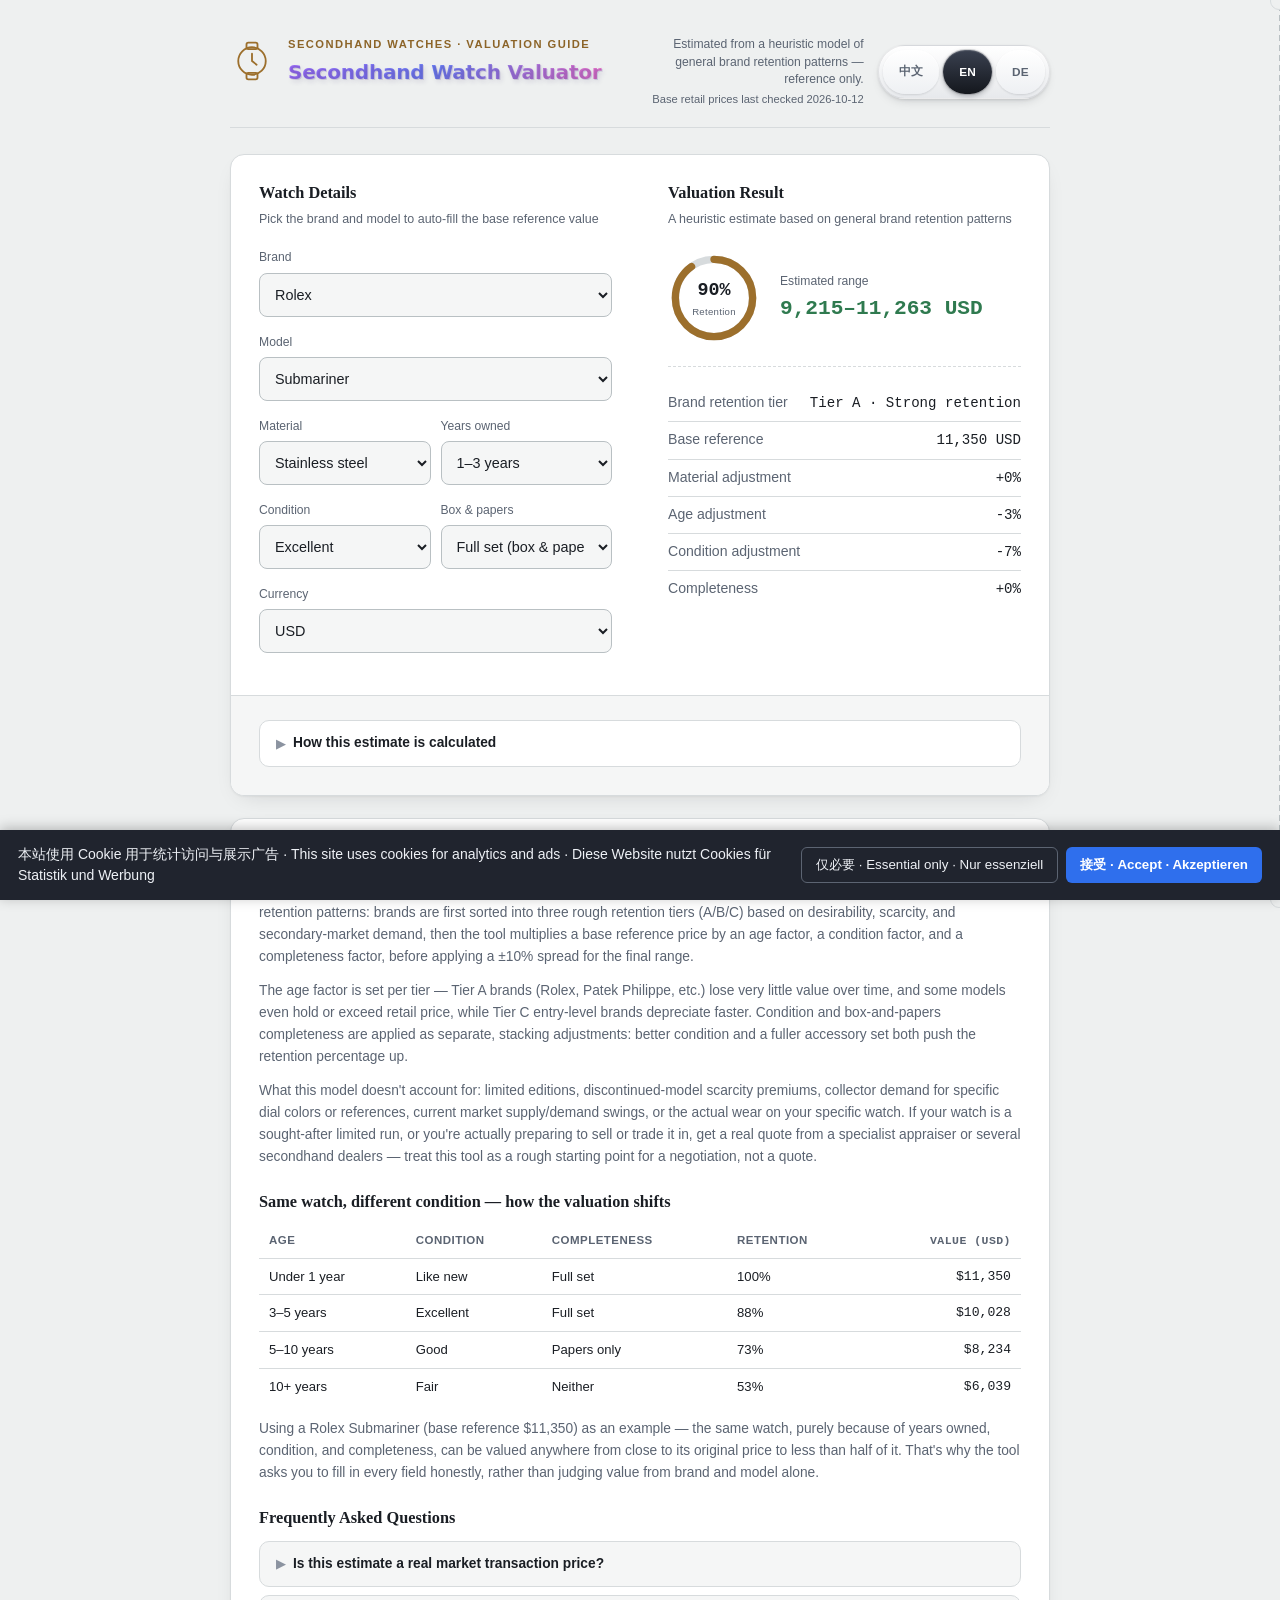
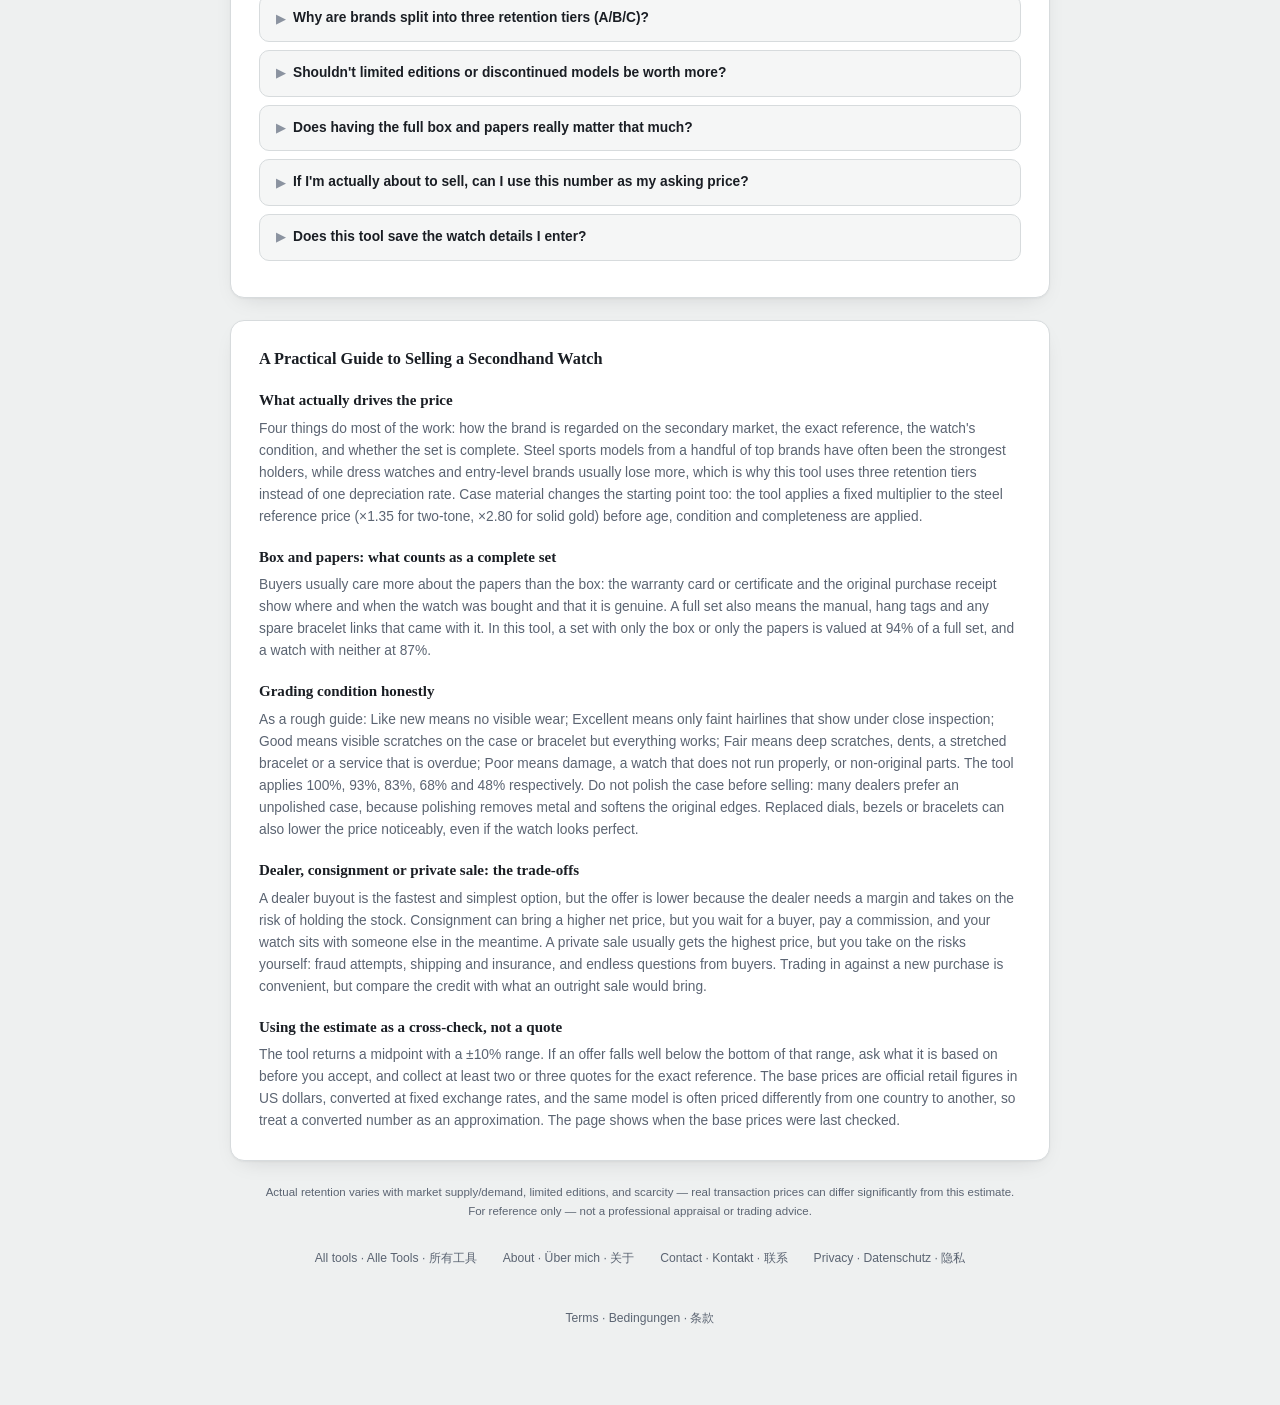
<file: static/tools/watch-valuator/index.html>
<!doctype html>
<html lang="de">
<head>
<meta charset="utf-8">
<meta name="viewport" content="width=device-width,initial-scale=1">
<title>二手手表估值器 · Watch Valuator · Uhren-Wertschätzer</title>
<meta name="description" content="输入品牌、型号、持有年限与成色，基于品牌历史保值规律的启发式模型，快速估算二手手表的参考价值区间。支持中文 / English / Deutsch。">
<meta name="robots" content="index, follow">
<link rel="canonical" href="https://junpingkoch-web.github.io/Secondhand-Watch-Valuator/">
<link rel="icon" href="data:image/svg+xml,%3Csvg xmlns='http://www.w3.org/2000/svg' viewBox='0 0 100 100'%3E%3Ctext y='.9em' font-size='90'%3E%F0%9F%92%B0%3C/text%3E%3C/svg%3E">
<meta property="og:type" content="website">
<meta property="og:title" content="二手手表估值器 · Watch Valuator · Uhren-Wertschätzer">
<meta property="og:description" content="输入品牌、型号、持有年限与成色，基于品牌历史保值规律的启发式模型，快速估算二手手表的参考价值区间。支持中文 / English / Deutsch。">
<meta property="og:url" content="https://junpingkoch-web.github.io/Secondhand-Watch-Valuator/">
<meta property="og:image" content="https://junpingkoch-web.github.io/images/watch-valuator-selecting.jpg">
<meta name="twitter:card" content="summary_large_image">
<meta name="twitter:title" content="二手手表估值器 · Watch Valuator · Uhren-Wertschätzer">
<meta name="twitter:description" content="输入品牌、型号、持有年限与成色，快速估算二手手表的参考价值区间。支持中文 / English / Deutsch。">
<!-- Structured data: FAQPage (English defaults; keep in sync with the "en" faq array in the script below) -->
<script type="application/ld+json">
{
  "@context": "https://schema.org",
  "@type": "FAQPage",
  "mainEntity": [
    {
      "@type": "Question",
      "name": "Is this estimate a real market transaction price?",
      "acceptedAnswer": { "@type": "Answer", "text": "No. It's a rule-based heuristic model built on general brand retention patterns, not live auction or sales data — treat it as a rough reference, not what your specific watch would actually sell for today." }
    },
    {
      "@type": "Question",
      "name": "Why are brands split into three retention tiers (A/B/C)?",
      "acceptedAnswer": { "@type": "Answer", "text": "Different brands have very different desirability, scarcity, and demand in the secondhand market, producing very different depreciation curves, so the age factor is set separately per tier instead of one flat rate for every brand." }
    },
    {
      "@type": "Question",
      "name": "Shouldn't limited editions or discontinued models be worth more?",
      "acceptedAnswer": { "@type": "Answer", "text": "Usually yes, but this tool's base reference prices are set for regular production models and don't add a scarcity premium for limited editions or discontinued hits. Check with a specialist appraiser for those." }
    },
    {
      "@type": "Question",
      "name": "Does having the full box and papers really matter that much?",
      "acceptedAnswer": { "@type": "Answer", "text": "Yes. Buyers generally trust watches with a complete accessory set more, since box and papers help verify purchase channel and warranty history and make resale easier." }
    },
    {
      "@type": "Question",
      "name": "If I'm actually about to sell, can I use this number as my asking price?",
      "acceptedAnswer": { "@type": "Answer", "text": "Use it as a rough starting point, not an actual quote — get real offers from several secondhand dealers or platforms, since the true price also depends on current market conditions." }
    },
    {
      "@type": "Question",
      "name": "Does this tool save the watch details I enter?",
      "acceptedAnswer": { "@type": "Answer", "text": "No. All calculations run entirely in your browser and are never sent to a server; no sign-up or login is required." }
    }
  ]
}
</script>
<!-- Structured data: WebApplication -->
<script type="application/ld+json">
{
  "@context": "https://schema.org",
  "@type": "WebApplication",
  "name": "Secondhand Watch Valuator",
  "url": "https://junpingkoch-web.github.io/Secondhand-Watch-Valuator/",
  "description": "A free tool that estimates a reference value range for a secondhand watch from its brand, model, years held and condition, using a heuristic model based on historical brand value-retention patterns.",
  "applicationCategory": "FinanceApplication",
  "operatingSystem": "Any",
  "inLanguage": ["zh", "en", "de"],
  "offers": {
    "@type": "Offer",
    "price": "0",
    "priceCurrency": "USD"
  }
}
</script>
<script>
  window.dataLayer = window.dataLayer || [];
  function gtag(){dataLayer.push(arguments);}
  gtag('consent', 'default', {
    'ad_storage': 'denied', 'ad_user_data': 'denied', 'ad_personalization': 'denied',
    'analytics_storage': 'denied', 'wait_for_update': 500
  });
  (function(){
    var KEY='cookieConsent', saved=localStorage.getItem(KEY);
    function apply(g){ gtag('consent','update',{ad_storage:g?'granted':'denied',ad_user_data:g?'granted':'denied',ad_personalization:g?'granted':'denied',analytics_storage:g?'granted':'denied'}); }
    if (saved==='granted') { apply(true); }
    else if (saved!=='denied') {
      document.addEventListener('DOMContentLoaded', function(){
        var b=document.createElement('div');
        b.style.cssText='position:fixed;left:0;right:0;bottom:0;z-index:99999;background:#20242e;color:#eef1f6;padding:14px 18px;font:14px/1.5 -apple-system,BlinkMacSystemFont,"Segoe UI",sans-serif;display:flex;flex-wrap:wrap;gap:12px;align-items:center;justify-content:space-between;box-shadow:0 -2px 12px rgba(0,0,0,.25);';
        b.innerHTML='<span style="flex:1;min-width:240px;">本站使用 Cookie 用于统计访问与展示广告 · This site uses cookies for analytics and ads · Diese Website nutzt Cookies für Statistik und Werbung</span><span style="display:flex;gap:8px;flex-shrink:0;"><button id="cc-reject" style="background:transparent;border:1px solid #5c6472;color:#eef1f6;padding:8px 14px;border-radius:6px;cursor:pointer;">仅必要 · Essential only · Nur essenziell</button><button id="cc-accept" style="background:#2f6fed;border:none;color:#fff;padding:8px 14px;border-radius:6px;cursor:pointer;font-weight:600;">接受 · Accept · Akzeptieren</button></span>';
        document.body.appendChild(b);
        document.getElementById('cc-accept').onclick=function(){ localStorage.setItem(KEY,'granted'); apply(true); b.remove(); };
        document.getElementById('cc-reject').onclick=function(){ localStorage.setItem(KEY,'denied'); b.remove(); };
      });
    }
  })();
</script>
<script async src="https://www.googletagmanager.com/gtag/js?id=G-7LZZQ43QD6"></script>
<script>
  gtag('js', new Date());
  gtag('config', 'G-7LZZQ43QD6');
</script>
<style>
  :root {
    --bg: #eef0f0;
    --surface: #ffffff;
    --surface-2: #f5f6f6;
    --ink: #1a1e24;
    --ink-muted: #5b6472;
    --ink-faint: #8b93a0;
    --accent-gold: #9c6f2c;
    --accent-gold-soft: #e9dcc0;
    --accent-gold-text: #8c6428;
    --accent-blue: #2f5f8a;
    --accent-blue-soft: #dfe9f1;
    --line: #d7dbdd;
    --line-strong: #b9c0c3;
    --good: #2f7a4f;
    --good-soft: #e2f0e6;
    --warn: #a8442a;
    --warn-soft: #f6e4de;
    --shadow: 0 1px 2px rgba(20, 24, 30, 0.04), 0 8px 24px -12px rgba(20, 24, 30, 0.18);
    --title-grad: linear-gradient(120deg, #9b6bf2 0%, #6a7ef0 45%, #ef6fc0 100%);
    --title-shadow: 1px 1px 0 rgba(76, 51, 145, 0.18), 2px 3px 5px rgba(40, 25, 90, 0.12);
    --switch-top: #ffffff;
    --switch-bottom: #e7e9ec;
    --switch-border: rgba(20, 24, 30, 0.08);
    --switch-shadow: 0 1px 1px rgba(255, 255, 255, 0.7) inset, 0 1px 3px rgba(20, 24, 30, 0.1), 0 5px 12px -6px rgba(20, 24, 30, 0.25);
    --btn-top: #ffffff;
    --btn-bottom: #eef0f3;
    --btn-text: var(--ink-muted);
    --btn-shadow: 0 1px 0 rgba(255, 255, 255, 0.8) inset, 0 1px 2px rgba(20, 24, 30, 0.12);
    --btn-active-top: #3a4150;
    --btn-active-bottom: #14171d;
    --btn-active-text: #ffffff;
    --btn-active-shadow: 0 1px 1px rgba(255, 255, 255, 0.18) inset, 0 2px 5px rgba(20, 24, 30, 0.3), 0 0 0 1px rgba(20, 24, 30, 0.15);
    color-scheme: light;
  }

  @media (prefers-color-scheme: dark) {
    :root {
      --bg: #12151a;
      --surface: #1b1f26;
      --surface-2: #20252d;
      --ink: #eef0f2;
      --ink-muted: #9aa2ad;
      --ink-faint: #6d7580;
      --accent-gold: #d1a75a;
      --accent-gold-soft: #3a3120;
      --accent-gold-text: #d1a75a;
      --accent-blue: #7db0dd;
      --accent-blue-soft: #1f2c37;
      --line: #2a2f38;
      --line-strong: #383e48;
      --good: #5cb686;
      --good-soft: #1c2c22;
      --warn: #e0876a;
      --warn-soft: #33231e;
      --shadow: 0 1px 2px rgba(0, 0, 0, 0.3), 0 8px 28px -14px rgba(0, 0, 0, 0.6);
      --title-grad: linear-gradient(120deg, #b48bff 0%, #8b9bf7 45%, #ff9bd8 100%);
      --title-shadow: 0 1px 0 rgba(0, 0, 0, 0.4), 0 2px 8px rgba(139, 92, 246, 0.2);
      --switch-top: #262b34;
      --switch-bottom: #191d24;
      --switch-border: rgba(255, 255, 255, 0.07);
      --switch-shadow: 0 1px 0 rgba(255, 255, 255, 0.05) inset, 0 1px 3px rgba(0, 0, 0, 0.4), 0 6px 14px -8px rgba(0, 0, 0, 0.6);
      --btn-top: #323844;
      --btn-bottom: #262b33;
      --btn-text: var(--ink-muted);
      --btn-shadow: 0 1px 0 rgba(255, 255, 255, 0.06) inset, 0 1px 2px rgba(0, 0, 0, 0.35);
      --btn-active-top: #5a6478;
      --btn-active-bottom: #333a46;
      --btn-active-text: #ffffff;
      --btn-active-shadow: 0 1px 1px rgba(255, 255, 255, 0.15) inset, 0 2px 6px rgba(0, 0, 0, 0.45), 0 0 0 1px rgba(255, 255, 255, 0.06);
      color-scheme: dark;
    }
  }

  :root[data-theme="dark"] {
    --bg: #12151a;
    --surface: #1b1f26;
    --surface-2: #20252d;
    --ink: #eef0f2;
    --ink-muted: #9aa2ad;
    --ink-faint: #6d7580;
    --accent-gold: #d1a75a;
    --accent-gold-soft: #3a3120;
    --accent-gold-text: #d1a75a;
    --accent-blue: #7db0dd;
    --accent-blue-soft: #1f2c37;
    --line: #2a2f38;
    --line-strong: #383e48;
    --good: #5cb686;
    --good-soft: #1c2c22;
    --warn: #e0876a;
    --warn-soft: #33231e;
    --shadow: 0 1px 2px rgba(0, 0, 0, 0.3), 0 8px 28px -14px rgba(0, 0, 0, 0.6);
    --title-grad: linear-gradient(120deg, #b48bff 0%, #8b9bf7 45%, #ff9bd8 100%);
    --title-shadow: 0 1px 0 rgba(0, 0, 0, 0.4), 0 2px 8px rgba(139, 92, 246, 0.2);
    --switch-top: #262b34;
    --switch-bottom: #191d24;
    --switch-border: rgba(255, 255, 255, 0.07);
    --switch-shadow: 0 1px 0 rgba(255, 255, 255, 0.05) inset, 0 1px 3px rgba(0, 0, 0, 0.4), 0 6px 14px -8px rgba(0, 0, 0, 0.6);
    --btn-top: #323844;
    --btn-bottom: #262b33;
    --btn-text: var(--ink-muted);
    --btn-shadow: 0 1px 0 rgba(255, 255, 255, 0.06) inset, 0 1px 2px rgba(0, 0, 0, 0.35);
    --btn-active-top: #5a6478;
    --btn-active-bottom: #333a46;
    --btn-active-text: #ffffff;
    --btn-active-shadow: 0 1px 1px rgba(255, 255, 255, 0.15) inset, 0 2px 6px rgba(0, 0, 0, 0.45), 0 0 0 1px rgba(255, 255, 255, 0.06);
    color-scheme: dark;
  }

  :root[data-theme="light"] {
    --bg: #eef0f0;
    --surface: #ffffff;
    --surface-2: #f5f6f6;
    --ink: #1a1e24;
    --ink-muted: #5b6472;
    --ink-faint: #8b93a0;
    --accent-gold: #9c6f2c;
    --accent-gold-soft: #e9dcc0;
    --accent-gold-text: #8c6428;
    --accent-blue: #2f5f8a;
    --accent-blue-soft: #dfe9f1;
    --line: #d7dbdd;
    --line-strong: #b9c0c3;
    --good: #2f7a4f;
    --good-soft: #e2f0e6;
    --warn: #a8442a;
    --warn-soft: #f6e4de;
    --shadow: 0 1px 2px rgba(20, 24, 30, 0.04), 0 8px 24px -12px rgba(20, 24, 30, 0.18);
    --title-grad: linear-gradient(120deg, #9b6bf2 0%, #6a7ef0 45%, #ef6fc0 100%);
    --title-shadow: 1px 1px 0 rgba(76, 51, 145, 0.18), 2px 3px 5px rgba(40, 25, 90, 0.12);
    --switch-top: #ffffff;
    --switch-bottom: #e7e9ec;
    --switch-border: rgba(20, 24, 30, 0.08);
    --switch-shadow: 0 1px 1px rgba(255, 255, 255, 0.7) inset, 0 1px 3px rgba(20, 24, 30, 0.1), 0 5px 12px -6px rgba(20, 24, 30, 0.25);
    --btn-top: #ffffff;
    --btn-bottom: #eef0f3;
    --btn-text: var(--ink-muted);
    --btn-shadow: 0 1px 0 rgba(255, 255, 255, 0.8) inset, 0 1px 2px rgba(20, 24, 30, 0.12);
    --btn-active-top: #3a4150;
    --btn-active-bottom: #14171d;
    --btn-active-text: #ffffff;
    --btn-active-shadow: 0 1px 1px rgba(255, 255, 255, 0.18) inset, 0 2px 5px rgba(20, 24, 30, 0.3), 0 0 0 1px rgba(20, 24, 30, 0.15);
    color-scheme: light;
  }

  * { box-sizing: border-box; }

  body {
    margin: 0;
    background: var(--bg);
    color: var(--ink);
    font-family: ui-sans-serif, -apple-system, "Segoe UI", "PingFang SC", "Microsoft YaHei", sans-serif;
    line-height: 1.5;
    -webkit-font-smoothing: antialiased;
  }

  .wrap {
    max-width: 860px;
    margin: 0 auto;
    padding: 36px 20px 64px;
  }

  header.top {
    display: flex;
    align-items: flex-start;
    justify-content: space-between;
    gap: 16px;
    margin-bottom: 26px;
    border-bottom: 1px solid var(--line);
    padding-bottom: 20px;
    flex-wrap: wrap;
  }

  .brand {
    display: flex;
    align-items: center;
    gap: 14px;
    flex: 1 1 auto;
    min-width: 0;
  }

  .brand-mark {
    width: 44px;
    height: 44px;
    flex: none;
  }

  .title-wrap {
    flex: 1 1 auto;
    min-width: 0;
  }

  h1 {
    font-family: system-ui, -apple-system, "Segoe UI", "PingFang SC", "Microsoft YaHei", sans-serif;
    font-size: 1.65rem;
    font-weight: 800;
    margin: 0;
    letter-spacing: -0.01em;
    white-space: nowrap;
    overflow: hidden;
    background: var(--title-grad);
    -webkit-background-clip: text;
    background-clip: text;
    color: transparent;
    text-shadow: var(--title-shadow);
  }

  .kicker {
    font-size: 0.7rem;
    letter-spacing: 0.13em;
    text-transform: uppercase;
    /* var(--accent-gold) measures ~3.9:1 against --bg in light mode at this
       size/weight (fails AA's 4.5:1 for normal text) -- --accent-gold-text is a
       dedicated, theme-aware token just for this kind of text usage, so the
       decorative gauge ring/icon strokes elsewhere that still use
       --accent-gold directly aren't affected. */
    color: var(--accent-gold-text);
    font-weight: 600;
    margin: 0 0 4px;
  }

  .top-right {
    display: flex;
    flex-direction: row;
    align-items: center;
    gap: 14px;
    max-width: 420px;
  }

  .lang-switch {
    display: inline-flex;
    flex: none;
    border: 1px solid var(--switch-border);
    border-radius: 999px;
    padding: 4px;
    gap: 4px;
    background: linear-gradient(180deg, var(--switch-top), var(--switch-bottom));
    box-shadow: var(--switch-shadow);
  }
  .lang-switch button {
    border: none;
    background: linear-gradient(180deg, var(--btn-top), var(--btn-bottom));
    color: var(--btn-text);
    font-size: 0.74rem;
    font-weight: 700;
    letter-spacing: 0.02em;
    padding: 12px 16px;
    min-height: 44px;
    display: inline-flex;
    align-items: center;
    border-radius: 999px;
    cursor: pointer;
    font-family: inherit;
    box-shadow: var(--btn-shadow);
    transition: transform 0.12s ease, box-shadow 0.12s ease, color 0.12s ease;
  }
  .lang-switch button.active {
    background: linear-gradient(180deg, var(--btn-active-top), var(--btn-active-bottom));
    color: var(--btn-active-text);
    box-shadow: var(--btn-active-shadow);
  }
  .lang-switch button:not(.active):hover {
    color: var(--ink);
    transform: translateY(-1px);
  }
  .lang-switch button:active {
    transform: translateY(1px) scale(0.97);
  }

  .top-notes {
    flex: 1 1 auto;
    display: flex;
    flex-direction: column;
    gap: 2px;
  }

  .top-note {
    font-size: 0.76rem;
    color: var(--ink-muted);
    text-align: right;
    line-height: 1.45;
    margin: 0;
    flex: 1 1 auto;
    min-width: 0;
  }

  /* Same specificity as .top-note (both single-class), so source order decides
     the winner when an element carries both classes -- must come AFTER
     .top-note or its smaller font-size gets silently overridden. */
  .top-note--meta {
    font-size: 0.7rem;
  }

  .card {
    background: var(--surface);
    border: 1px solid var(--line);
    border-radius: 14px;
    box-shadow: var(--shadow);
    overflow: hidden;
  }

  .ticket-grid {
    display: grid;
    grid-template-columns: 1fr 1fr;
  }

  @media (max-width: 720px) {
    .ticket-grid { grid-template-columns: 1fr; }
    .perforation-v { display: none; }
    .perforation-h { display: block !important; }
    .top-right { max-width: 100%; width: 100%; }
    .top-note { text-align: left; }
  }

  @media (max-width: 480px) {
    .top-right { flex-direction: column; align-items: flex-start; }
  }

  .panel {
    padding: 26px 28px;
    position: relative;
  }

  .panel h2 {
    font-family: ui-serif, Georgia, serif;
    font-size: 1.02rem;
    font-weight: 600;
    margin: 0 0 4px;
    color: var(--ink);
  }

  .panel .sub {
    font-size: 0.78rem;
    color: var(--ink-muted);
    margin: 0 0 20px;
  }

  .perforation-v {
    position: absolute;
    top: 0;
    bottom: 0;
    right: 0;
    width: 1px;
    background-image: linear-gradient(var(--line-strong) 60%, transparent 0%);
    background-position: right;
    background-size: 1px 10px;
    background-repeat: repeat-y;
  }
  .perforation-v::before, .perforation-v::after {
    content: "";
    position: absolute;
    right: -8px;
    width: 16px;
    height: 16px;
    border-radius: 50%;
    background: var(--bg);
    border: 1px solid var(--line);
  }
  .perforation-v::before { top: -8px; }
  .perforation-v::after { bottom: -8px; }

  .perforation-h {
    display: none;
    height: 1px;
    background-image: linear-gradient(90deg, var(--line-strong) 60%, transparent 0%);
    background-size: 10px 1px;
    background-repeat: repeat-x;
    margin: 0 -28px;
  }

  .field {
    margin-bottom: 16px;
  }

  .field label {
    display: block;
    font-size: 0.76rem;
    color: var(--ink-muted);
    margin-bottom: 6px;
    font-weight: 500;
  }

  .field-row {
    display: grid;
    grid-template-columns: 1fr 1fr;
    gap: 10px;
  }

  select {
    width: 100%;
    padding: 9px 11px;
    min-height: 44px;
    box-sizing: border-box;
    border-radius: 8px;
    border: 1px solid var(--line-strong);
    background: var(--surface-2);
    color: var(--ink);
    font-size: 0.9rem;
    font-family: inherit;
    transition: border-color 0.15s ease;
    min-width: 0;
  }

  select:focus {
    outline: none;
    border-color: var(--accent-blue);
    box-shadow: 0 0 0 3px var(--accent-blue-soft);
  }

  /* Results panel */
  .result-hero {
    display: flex;
    align-items: center;
    gap: 20px;
    padding: 4px 0 22px;
    border-bottom: 1px dashed var(--line);
    margin-bottom: 18px;
  }

  .gauge {
    flex: none;
    position: relative;
    width: 92px;
    height: 92px;
  }

  .gauge svg { transform: rotate(-90deg); }

  .gauge-track { fill: none; stroke: var(--line); stroke-width: 8; }
  .gauge-value {
    fill: none;
    stroke: var(--accent-gold);
    stroke-width: 8;
    stroke-linecap: round;
    transition: stroke-dasharray 0.4s ease;
  }

  .gauge-label {
    position: absolute;
    inset: 0;
    display: flex;
    flex-direction: column;
    align-items: center;
    justify-content: center;
  }
  .gauge-label b {
    font-family: ui-monospace, SFMono-Regular, Menlo, Consolas, monospace;
    font-size: 1.15rem;
    font-variant-numeric: tabular-nums;
    color: var(--ink);
  }
  .gauge-label span {
    font-size: 0.6rem;
    color: var(--ink-muted);
    letter-spacing: 0.03em;
  }

  .result-hero-text { min-width: 0; }
  .result-hero-text .label {
    font-size: 0.76rem;
    color: var(--ink-muted);
    margin-bottom: 3px;
  }
  .result-hero-text .value {
    font-family: ui-monospace, SFMono-Regular, Menlo, Consolas, monospace;
    font-size: 1.32rem;
    font-variant-numeric: tabular-nums;
    color: var(--good);
    font-weight: 600;
    word-break: break-word;
  }

  /* This value is a price *range* ("165,000-181,500 USD"), longer than a single
     number -- sharing a row with the 92px gauge leaves too little width on a
     narrow phone and word-break:break-word above would still fracture it
     mid-digit-group. Stack vertically instead so the value gets the panel's
     full width, and drop the font-size a bit as extra margin. */
  @media (max-width: 480px) {
    .result-hero { flex-direction: column; align-items: flex-start; gap: 12px; }
    .result-hero-text .value { font-size: 1.1rem; }
  }

  .line-item {
    display: flex;
    justify-content: space-between;
    align-items: baseline;
    padding: 7px 0;
    font-size: 0.88rem;
    gap: 12px;
  }
  .line-item + .line-item { border-top: 1px solid var(--line); }
  .line-item .li-label { color: var(--ink-muted); }
  .line-item .li-value {
    font-family: ui-monospace, SFMono-Regular, Menlo, Consolas, monospace;
    font-variant-numeric: tabular-nums;
    color: var(--ink);
    text-align: right;
  }

  .below {
    padding: 24px 28px 28px;
    border-top: 1px solid var(--line);
    background: var(--surface-2);
  }

  .method {
    border: 1px solid var(--line);
    border-radius: 10px;
    background: var(--surface);
  }
  .method summary {
    cursor: pointer;
    padding: 12px 16px;
    font-size: 0.86rem;
    font-weight: 600;
    display: flex;
    align-items: center;
    gap: 8px;
    color: var(--ink);
    list-style: none;
  }
  .method summary::-webkit-details-marker { display: none; }
  .method summary .chev {
    transition: transform 0.15s ease;
    color: var(--ink-faint);
    font-size: 0.75rem;
  }
  .method[open] summary .chev { transform: rotate(90deg); }
  .method-body { padding: 0 16px 16px; font-size: 0.82rem; color: var(--ink-muted); }
  .tier-list { list-style: none; margin: 10px 0 0; padding: 0; }
  .tier-list li {
    display: flex;
    gap: 8px;
    padding: 5px 0;
    font-size: 0.82rem;
    align-items: baseline;
  }
  .tier-list b {
    flex: none;
    width: 18px;
    color: var(--accent-blue);
    font-family: ui-monospace, SFMono-Regular, Menlo, Consolas, monospace;
  }
  .method-note {
    margin-top: 12px;
    padding: 10px 12px;
    border-radius: 8px;
    background: var(--warn-soft);
    color: var(--warn);
    font-size: 0.78rem;
    line-height: 1.5;
  }

  footer {
    margin-top: 22px;
    font-size: 0.72rem;
    color: var(--ink-muted);
    line-height: 1.6;
    text-align: center;
  }

  /* Ad slots — dashed placeholders until the real AdSense <ins> unit is dropped in */
  .ad-slot {
    display: flex;
    align-items: center;
    justify-content: center;
    min-height: 90px;
    color: var(--ink-faint);
    font-size: 0.68rem;
    letter-spacing: 0.1em;
    text-transform: uppercase;
    font-weight: 600;
  }
  .ad-slot--banner {
    border: 1px dashed var(--line-strong);
    border-radius: 10px;
    background: var(--surface-2);
  }
  .ad-slot--top { margin-bottom: 22px; }
  .ad-slot--bottom { margin-top: 22px; }
  .ad-slot--incontent {
    min-height: 70px;
    border-top: 1px dashed var(--line);
    border-bottom: 1px dashed var(--line);
    background: var(--surface-2);
  }
  @media (max-width: 480px) {
    .ad-slot { min-height: 60px; font-size: 0.62rem; }
    .ad-slot--incontent { min-height: 56px; }
  }

  /* Buy Me a Coffee floating button */
  .bmc-button {
    position: fixed;
    right: 20px;
    bottom: 20px;
    z-index: 1000;
    display: inline-flex;
    align-items: center;
    gap: 8px;
    background: #ffdd57;
    color: #1a1a1a;
    padding: 10px 18px 10px 14px;
    border-radius: 999px;
    font-family: system-ui, -apple-system, "Segoe UI", sans-serif;
    font-weight: 700;
    font-size: 0.85rem;
    text-decoration: none;
    box-shadow: 0 4px 14px rgba(20, 24, 30, 0.22), 0 1px 3px rgba(20, 24, 30, 0.15);
    transition: transform 0.15s ease, box-shadow 0.15s ease;
  }
  .bmc-button:hover { transform: translateY(-2px); box-shadow: 0 6px 18px rgba(20, 24, 30, 0.28); }
  .bmc-button:active { transform: translateY(0); }
  .bmc-icon { font-size: 1.1rem; line-height: 1; }
  @media (max-width: 520px) {
    .bmc-button { padding: 12px; gap: 0; right: 14px; bottom: 14px; }
    .bmc-text { display: none; }
    .bmc-icon { font-size: 1.25rem; }
  }

  /* Explainer + FAQ section */
  .explain-section {
    margin-top: 22px;
    padding: 26px 28px 28px;
    background: var(--surface);
    border: 1px solid var(--line);
    border-radius: 14px;
    box-shadow: var(--shadow);
  }
  .explain-section h2 {
    font-family: ui-serif, Georgia, serif;
    font-size: 1.02rem;
    font-weight: 600;
    margin: 0 0 10px;
    color: var(--ink);
  }
  .explain-section h2:not(:first-child) { margin-top: 22px; }
  .explain-section h3 {
    font-family: ui-serif, Georgia, serif;
    font-size: 0.94rem;
    font-weight: 600;
    margin: 18px 0 6px;
    color: var(--ink);
  }
  .explain-section p {
    font-size: 0.86rem;
    color: var(--ink-muted);
    line-height: 1.6;
    margin: 0 0 12px;
  }
  .explain-section p:last-child { margin-bottom: 0; }

  .example-table-wrap { overflow-x: auto; margin: 4px 0 14px; }
  table.example-table {
    width: 100%; border-collapse: collapse; font-size: 0.82rem; min-width: 480px;
  }
  table.example-table th, table.example-table td {
    padding: 8px 10px; text-align: left; border-bottom: 1px solid var(--line);
    white-space: nowrap;
  }
  table.example-table thead th {
    color: var(--ink-muted); font-weight: 600; font-size: 0.72rem;
    text-transform: uppercase; letter-spacing: 0.04em;
  }
  table.example-table td:last-child, table.example-table th:last-child {
    font-family: ui-monospace, SFMono-Regular, Menlo, Consolas, monospace;
    font-variant-numeric: tabular-nums; text-align: right;
  }
  table.example-table tbody tr:last-child td { border-bottom: none; }

  .faq-list { margin-top: 4px; }
  .faq-item {
    border: 1px solid var(--line);
    border-radius: 10px;
    background: var(--surface-2);
    margin-bottom: 8px;
  }
  .faq-item summary {
    cursor: pointer;
    padding: 12px 16px;
    font-size: 0.86rem;
    font-weight: 600;
    display: flex;
    align-items: center;
    gap: 8px;
    color: var(--ink);
    list-style: none;
  }
  .faq-item summary::-webkit-details-marker { display: none; }
  .faq-item summary .chev {
    transition: transform 0.15s ease;
    color: var(--ink-faint);
    font-size: 0.75rem;
  }
  .faq-item[open] summary .chev { transform: rotate(90deg); }
  .faq-item .faq-a {
    padding: 0 16px 14px;
    font-size: 0.82rem;
    color: var(--ink-muted);
    line-height: 1.6;
  }

  /* Footer trust-page links */
  .footer-links {
    display: flex;
    flex-wrap: wrap;
    justify-content: center;
    gap: 14px;
    margin-top: 16px;
    font-size: 0.76rem;
  }
  .footer-links a {
    color: var(--ink-muted);
    text-decoration: none;
    padding: 13px 6px;
    display: inline-block;
    white-space: nowrap;
  }
  .footer-links a:hover { color: var(--ink); text-decoration: underline; }

  :focus-visible { outline: 2px solid var(--accent-blue); outline-offset: 2px; }

  @media (prefers-reduced-motion: reduce) {
    * { transition: none !important; }
  }
</style>
</head>
<body>

<div class="wrap">
  <header class="top">
    <div class="brand">
      <svg class="brand-mark" viewBox="0 0 48 48" fill="none" xmlns="http://www.w3.org/2000/svg" aria-hidden="true">
        <rect x="18" y="4" width="12" height="7" rx="2" stroke="var(--accent-gold)" stroke-width="2"/>
        <rect x="18" y="37" width="12" height="7" rx="2" stroke="var(--accent-gold)" stroke-width="2"/>
        <circle cx="24" cy="24" r="15" stroke="var(--accent-gold)" stroke-width="2"/>
        <path d="M24 16V24L29 28" stroke="var(--accent-gold)" stroke-width="2" stroke-linecap="round" stroke-linejoin="round"/>
      </svg>
      <div id="titleWrap" class="title-wrap">
        <p class="kicker" id="txt-kicker">SECONDHAND WATCHES · VALUATION GUIDE</p>
        <h1 id="txt-title">Secondhand Watch Valuator</h1>
      </div>
    </div>
    <div class="top-right">
      <div class="top-notes">
        <p class="top-note" id="txt-topnote">Estimated from a heuristic model of general brand retention patterns — reference only.</p>
        <p class="top-note top-note--meta"><span id="txt-lastUpdatedLabel">Base prices last checked</span> <span id="lastUpdatedValue"></span></p>
      </div>
      <div class="lang-switch" role="group" aria-label="Language / 语言 / Sprache">
        <button type="button" data-lang="zh" aria-pressed="false">中文</button>
        <button type="button" data-lang="en" aria-pressed="false">EN</button>
        <button type="button" data-lang="de" aria-pressed="false">DE</button>
      </div>
    </div>
  </header>

  <div class="card">
    <div class="ticket-grid">
      <div class="panel">
        <h2 id="txt-leftTitle">Watch Details</h2>
        <p class="sub" id="txt-leftSub">Pick the brand and model to auto-fill the base reference value.</p>

        <div class="field">
          <label for="brand" id="txt-labelBrand">Brand</label>
          <select id="brand"></select>
        </div>
        <div class="field">
          <label for="model" id="txt-labelModel">Model</label>
          <select id="model"></select>
        </div>

        <div class="field-row">
          <div class="field">
            <label for="material" id="txt-labelMaterial">Material</label>
            <select id="material"></select>
          </div>
          <div class="field">
            <label for="age" id="txt-labelAge">Years owned</label>
            <select id="age"></select>
          </div>
        </div>
        <div class="field-row">
          <div class="field">
            <label for="condition" id="txt-labelCondition">Condition</label>
            <select id="condition"></select>
          </div>
          <div class="field">
            <label for="papers" id="txt-labelPapers">Box &amp; papers</label>
            <select id="papers"></select>
          </div>
        </div>
        <div class="field">
          <label for="currency" id="txt-labelCurrency">Currency</label>
          <select id="currency"></select>
        </div>
      </div>

      <div class="perforation-v"></div>
      <div class="perforation-h"></div>

      <div class="panel">
        <h2 id="txt-rightTitle">Valuation Result</h2>
        <p class="sub" id="txt-rightSub">A heuristic estimate based on general brand retention patterns.</p>

        <div class="result-hero">
          <div class="gauge">
            <svg viewBox="0 0 100 100" width="92" height="92">
              <circle class="gauge-track" cx="50" cy="50" r="42" />
              <circle class="gauge-value" id="gaugeValue" cx="50" cy="50" r="42" stroke-dasharray="0 264" />
            </svg>
            <div class="gauge-label">
              <b id="gaugePct">0%</b>
              <span id="txt-gaugeCaption">Retention</span>
            </div>
          </div>
          <div class="result-hero-text">
            <div class="label" id="txt-heroLabel">Estimated range</div>
            <div class="value" id="priceRange">—</div>
          </div>
        </div>

        <div class="line-item">
          <span class="li-label" id="txt-liTier">Brand retention tier</span>
          <span class="li-value" id="outTier">—</span>
        </div>
        <div class="line-item">
          <span class="li-label" id="txt-liBase">Base reference</span>
          <span class="li-value" id="outBase">—</span>
        </div>
        <div class="line-item">
          <span class="li-label" id="txt-liMaterial">Material adjustment</span>
          <span class="li-value" id="outMaterial">—</span>
        </div>
        <div class="line-item">
          <span class="li-label" id="txt-liAge">Age adjustment</span>
          <span class="li-value" id="outAge">—</span>
        </div>
        <div class="line-item">
          <span class="li-label" id="txt-liCond">Condition adjustment</span>
          <span class="li-value" id="outCond">—</span>
        </div>
        <div class="line-item">
          <span class="li-label" id="txt-liPapers">Completeness</span>
          <span class="li-value" id="outPapers">—</span>
        </div>
      </div>
    </div>

    <div class="below">
      <details class="method">
        <summary><span class="chev">▶</span> <span id="txt-methodSummary">How this estimate is calculated</span></summary>
        <div class="method-body">
          <p id="txt-methodIntro">Formula: base reference × age factor × condition factor × completeness factor, then ±10% for the range. The age factor is set per brand retention tier — the higher the tier, the less time erodes value.</p>
          <ul class="tier-list">
            <li><b>A</b><span id="txt-tierA">Rolex, Patek Philippe, Audemars Piguet, Vacheron Constantin, etc. — very strong resale retention; some models even hold a premium.</span></li>
            <li><b>B</b><span id="txt-tierB">Omega, Cartier, Tudor, IWC, etc. — moderate retention, gradual decline with age.</span></li>
            <li><b>C</b><span id="txt-tierC">TAG Heuer, Longines, Tissot, Seiko, etc. — entry-level brands that depreciate faster.</span></li>
          </ul>
          <div class="method-note" id="txt-methodNote">This is a rule-based heuristic model, not real-time market data — reference only, not a trade offer.</div>
        </div>
      </details>
    </div>
  </div>

  <section class="explain-section">
    <h2 id="txt-explainTitle">这个估值模型是怎么算出来的？</h2>
    <p id="txt-explainP1">本工具不接入任何实时交易数据或拍卖行情，而是基于品牌历史保值规律搭建的启发式打分模型：先按知名度、稀缺性和二级市场需求，把品牌粗略分成 A / B / C 三档保值等级，再用「基准参考价 × 年限系数 × 成色系数 × 附件完整度系数」算出结果，最后再做 ±10% 的浮动作为估值范围。</p>
    <p id="txt-explainP2">年限系数按档位分别设定——A 档品牌（如劳力士、百达翡丽）时间对价值的侵蚀很小，部分型号甚至能维持或超过原价；C 档入门品牌则随时间折旧更快。成色和原盒原证的影响是独立叠加的：品相越好、配件越齐全，保值比例越高。</p>
    <p id="txt-explainP3">这个模型没有考虑的因素包括：限量版、停产型号的稀缺溢价、特定配色/表盘的收藏热度、当下的市场供需波动，以及具体某一块表的实际磨损状况。如果你手上的表是热门限量款，或者你正准备实际出售/以旧换新，建议再找专业鉴定机构或多家二手表商拿到实际报价，本工具只作为谈判前的粗略参考起点。</p>

    <h2 id="txt-exampleTitle">同一块表，成色和配件如何影响估值</h2>
    <div class="example-table-wrap">
      <table class="example-table">
        <thead><tr id="exampleTableHead">
          <th>年限</th><th>成色</th><th>配件完整度</th><th>保值率</th><th>估值（美元）</th>
        </tr></thead>
        <tbody id="exampleTableBody">
          <tr><td>不到 1 年</td><td>几乎全新</td><td>原盒原证齐全</td><td>100%</td><td>$11,350</td></tr>
          <tr><td>3–5 年</td><td>优秀</td><td>原盒原证齐全</td><td>88%</td><td>$10,028</td></tr>
          <tr><td>5–10 年</td><td>良好</td><td>仅有证书</td><td>73%</td><td>$8,234</td></tr>
          <tr><td>10 年以上</td><td>一般</td><td>无盒无证</td><td>53%</td><td>$6,039</td></tr>
        </tbody>
      </table>
    </div>
    <p id="txt-exampleNote">以劳力士 Submariner（基准参考价 $11,350）为例——同一款表，仅因为持有年限、成色和配件完整度不同，估值就能从接近原价一路降到打对折以上。这也是为什么工具建议你如实填写每一项，而不是只看品牌和型号就下结论。</p>

    <h2 id="txt-faqTitle">常见问题</h2>
    <div class="faq-list" id="faqList">
      <details class="faq-item">
        <summary><span class="chev">▶</span> <span>这个估值是真实的市场成交价吗？</span></summary>
        <div class="faq-a">不是。这是一个基于品牌历史保值规律的启发式打分模型，不接入任何实时拍卖行情或交易数据库，只能作为粗略参考，不代表某块具体手表当下真实能卖到的价格。</div>
      </details>
      <details class="faq-item">
        <summary><span class="chev">▶</span> <span>为什么品牌要分成 A / B / C 三个保值档位？</span></summary>
        <div class="faq-a">不同品牌在二手市场的知名度、稀缺性和需求差异很大，历史上呈现出不同的保值曲线，用统一的折旧比例去估算所有品牌并不合理，所以按档位分别设定年限系数。</div>
      </details>
      <details class="faq-item">
        <summary><span class="chev">▶</span> <span>限量版或已停产的型号是不是应该更值钱？</span></summary>
        <div class="faq-a">确实如此，但本工具的基准参考价是按常规在售型号设定的，并没有为限量版、停产热门款、特殊表盘配色等设置额外的稀缺溢价。如果你的表属于这类情况，估算结果大概率会偏低，建议咨询专业鉴定机构。</div>
      </details>
      <details class="faq-item">
        <summary><span class="chev">▶</span> <span>原盒原证真的会明显影响价值吗？</span></summary>
        <div class="faq-a">会。买家通常更信任配件齐全的表，因为原盒原证能佐证购买渠道和保修记录、也方便转售，所以「附件完整度」这一项会对最终估值产生独立的调整。</div>
      </details>
      <details class="faq-item">
        <summary><span class="chev">▶</span> <span>如果我准备实际卖表，可以直接拿这个数字去谈价吗？</span></summary>
        <div class="faq-a">可以作为谈判前的心理参考起点，但不建议直接当作报价。建议找多家二手表商或专业平台实际询价比较，真实成交价还会受当下市场供需、当地行情和买家类型影响。</div>
      </details>
      <details class="faq-item">
        <summary><span class="chev">▶</span> <span>这个工具会保存我填写的手表信息吗？</span></summary>
        <div class="faq-a">不会。所有计算都在你的浏览器本地完成，不会发送到任何服务器，也不需要注册或登录。</div>
      </details>
    </div>
  </section>

  <section class="explain-section" id="selling-guide">
    <h2 id="txt-guideTitle">A Practical Guide to Selling a Secondhand Watch</h2>
    <h3 id="txt-guideS1">What actually drives the price</h3>
    <p id="txt-guideB1">Four things do most of the work: how the brand is regarded on the secondary market, the exact reference, the watch's condition, and whether the set is complete. Steel sports models from a handful of top brands have often been the strongest holders, while dress watches and entry-level brands usually lose more, which is why this tool uses three retention tiers instead of one depreciation rate. Case material changes the starting point too: the tool applies a fixed multiplier to the steel reference price (×1.35 for two-tone, ×2.80 for solid gold) before age, condition and completeness are applied.</p>
    <h3 id="txt-guideS2">Box and papers: what counts as a complete set</h3>
    <p id="txt-guideB2">Buyers usually care more about the papers than the box: the warranty card or certificate and the original purchase receipt show where and when the watch was bought and that it is genuine. A full set also means the manual, hang tags and any spare bracelet links that came with it. In this tool, a set with only the box or only the papers is valued at 94% of a full set, and a watch with neither at 87%.</p>
    <h3 id="txt-guideS3">Grading condition honestly</h3>
    <p id="txt-guideB3">As a rough guide: Like new means no visible wear; Excellent means only faint hairlines that show under close inspection; Good means visible scratches on the case or bracelet but everything works; Fair means deep scratches, dents, a stretched bracelet or a service that is overdue; Poor means damage, a watch that does not run properly, or non-original parts. The tool applies 100%, 93%, 83%, 68% and 48% respectively. Do not polish the case before selling: many dealers prefer an unpolished case, because polishing removes metal and softens the original edges. Replaced dials, bezels or bracelets can also lower the price noticeably, even if the watch looks perfect.</p>
    <h3 id="txt-guideS4">Dealer, consignment or private sale: the trade-offs</h3>
    <p id="txt-guideB4">A dealer buyout is the fastest and simplest option, but the offer is lower because the dealer needs a margin and takes on the risk of holding the stock. Consignment can bring a higher net price, but you wait for a buyer, pay a commission, and your watch sits with someone else in the meantime. A private sale usually gets the highest price, but you take on the risks yourself: fraud attempts, shipping and insurance, and endless questions from buyers. Trading in against a new purchase is convenient, but compare the credit with what an outright sale would bring.</p>
    <h3 id="txt-guideS5">Using the estimate as a cross-check, not a quote</h3>
    <p id="txt-guideB5">The tool returns a midpoint with a ±10% range. If an offer falls well below the bottom of that range, ask what it is based on before you accept, and collect at least two or three quotes for the exact reference. The base prices are official retail figures in US dollars, converted at fixed exchange rates, and the same model is often priced differently from one country to another, so treat a converted number as an approximation. The page shows when the base prices were last checked.</p>
  </section>

  <footer>
    <span id="txt-footer1">Actual retention varies with market supply/demand, limited editions, and scarcity — real transaction prices can differ significantly from this estimate.</span><br>
    <span id="txt-footer2">For reference only — not a professional appraisal or trading advice.</span>
    <nav class="footer-links">
      <a href="https://junpingkoch-web.github.io/" target="_blank" rel="noopener">All tools · Alle Tools · 所有工具</a>
      <a href="https://junpingkoch-web.github.io/about.html" target="_blank" rel="noopener">About · Über mich · 关于</a>
      <a href="https://junpingkoch-web.github.io/contact.html" target="_blank" rel="noopener">Contact · Kontakt · 联系</a>
      <a href="https://junpingkoch-web.github.io/privacy.html" target="_blank" rel="noopener">Privacy · Datenschutz · 隐私</a>
      <a href="https://junpingkoch-web.github.io/terms.html" target="_blank" rel="noopener">Terms · Bedingungen · 条款</a>
    </nav>
  </footer>
</div>

<a class="bmc-button" href="https://www.buymeacoffee.com/junping.koch" target="_blank" rel="noopener noreferrer" aria-label="Buy me a coffee">
  <span class="bmc-icon" aria-hidden="true">☕</span>
  <span class="bmc-text">Buy me a coffee</span>
</a>

<script>
(function () {
  /*
   * Base reference prices = current official retail (USD), not secondhand
   * market prices — the age/condition/papers/material factors below are
   * what convert retail into an estimated secondhand value.
   *
   * Manual check-in (2026-08-18): re-checked against public retail-price
   * roundups (brand price-increase coverage, WatchCharts/Chrono24 retail
   * listings) and corrected several references that were clearly stale —
   * most notably Rolex Daytona (was using a secondary-market figure
   * instead of the $16,900 steel Panda MSRP) and the whole Omega/Tudor/
   * Breitling/JLC/Hublot/Panerai/Grand Seiko/TAG Heuer/Longines lineups,
   * which were still priced near their ~2020-2022 retail levels despite
   * several rounds of brand price increases since. Where no clean current
   * source was found for a specific model, applied a conservative +10%
   * adjustment from the prior figure rather than guessing a bigger jump.
   * Still estimates, not an official brand price list — verify against
   * rolex.com / the brand's own site before quoting a client.
   */
  var BRANDS = [
    { id: "rolex", grade: "A", zh: "劳力士 Rolex", latin: "Rolex", models: {
      "Submariner": 11350, "GMT-Master II": 11800, "Datejust": 8150, "Daytona": 16900, "Explorer": 7900, "Oyster Perpetual": 6500,
      "Sea-Dweller": 14550, "Yacht-Master": 13200, "Explorer II": 10600, "Air-King": 7900, "Milgauss": 10100, "Sky-Dweller": 18200, "Day-Date": 35200, "Cellini": 7700
    }},
    { id: "patek", grade: "A", zh: "百达翡丽 Patek Philippe", latin: "Patek Philippe", models: {
      "Nautilus": 93500, "Calatrava": 24200, "Aquanaut": 35000, "Complications": 66000, "Grand Complications": 165000, "Golden Ellipse": 28600
    }},
    { id: "ap", grade: "A", zh: "爱彼 Audemars Piguet", latin: "Audemars Piguet", models: {
      "Royal Oak": 35200, "Royal Oak Offshore": 26400, "Royal Oak Perpetual Calendar": 104500, "Code 11.59": 24200, "Royal Oak Concept": 132000
    }},
    { id: "vc", grade: "A", zh: "江诗丹顿 Vacheron Constantin", latin: "Vacheron Constantin", models: {
      "Overseas": 26000, "Patrimony": 19800, "Traditionnelle": 28600, "Fiftysix": 17600, "Historiques": 24200
    }},
    { id: "omega", grade: "B", zh: "欧米茄 Omega", latin: "Omega", models: {
      "Speedmaster Professional": 7400, "Seamaster Diver 300M": 6500, "Seamaster Aqua Terra": 6900, "Seamaster Planet Ocean": 6700, "Constellation": 7200, "De Ville": 5200
    }},
    { id: "tudor", grade: "B", zh: "帝舵 Tudor", latin: "Tudor", models: {
      "Black Bay": 4700, "Black Bay GMT": 5000, "Pelagos": 4400, "Royal": 2900, "1926": 2400
    }},
    { id: "cartier", grade: "B", zh: "卡地亚 Cartier", latin: "Cartier", models: {
      "Tank": 4000, "Santos": 7200, "Ballon Bleu": 5250, "Panthère": 5750, "Pasha": 6250, "Drive de Cartier": 6750
    }},
    { id: "iwc", grade: "B", zh: "万国 IWC", latin: "IWC", models: {
      "Portugieser": 7000, "Pilot's Watch": 6000, "Portofino": 4200, "Aquatimer": 4400, "Da Vinci": 5700
    }},
    { id: "breitling", grade: "B", zh: "百年灵 Breitling", latin: "Breitling", models: {
      "Navitimer": 5200, "Chronomat": 5800, "Superocean": 5700, "Avenger": 6200, "Premier": 5300
    }},
    { id: "jlc", grade: "B", zh: "积家 Jaeger-LeCoultre", latin: "Jaeger-LeCoultre", models: {
      "Reverso": 7500, "Master Control": 7800, "Polaris": 10400, "Master Ultra Thin": 8800
    }},
    { id: "zenith", grade: "B", zh: "真力时 Zenith", latin: "Zenith", models: {
      "El Primero Chronomaster": 6200, "Chronomaster Sport": 6800, "Defy Classic": 6200, "Pilot Type 20": 5000
    }},
    { id: "hublot", grade: "B", zh: "宇舶 Hublot", latin: "Hublot", models: {
      "Big Bang": 10900, "Big Bang Unico": 16800, "Classic Fusion": 5700, "Spirit of Big Bang": 11300
    }},
    { id: "panerai", grade: "B", zh: "沛纳海 Panerai", latin: "Panerai", models: {
      "Luminor": 8500, "Luminor Marina": 8700, "Radiomir": 6500, "Submersible": 7500
    }},
    { id: "grandseiko", grade: "B", zh: "冠蓝狮 Grand Seiko", latin: "Grand Seiko", models: {
      "Snowflake": 6900, "Heritage Collection": 5100, "Elegance Collection": 4700, "Sport Collection": 5800
    }},
    { id: "tagheuer", grade: "C", zh: "泰格豪雅 TAG Heuer", latin: "TAG Heuer", models: {
      "Carrera": 5600, "Monaco": 6800, "Aquaracer": 3000
    }},
    { id: "longines", grade: "C", zh: "浪琴 Longines", latin: "Longines", models: {
      "Master Collection": 2500, "HydroConquest": 2000
    }},
    { id: "tissot", grade: "C", zh: "天梭 Tissot", latin: "Tissot", models: {
      "PRX": 400, "Le Locle": 500
    }},
    { id: "seiko", grade: "C", zh: "精工 Seiko", latin: "Seiko", models: {
      "Presage": 420, "5 Sports": 260
    }}
  ];

  var LAST_UPDATED = "2026-10-12";

  // Monthly review (2026-10-01): user-approved Rolex retail correction —
  // WatchCharts 2026 retail for the matching refs is above the stored base
  // prices: Submariner Date 126610LN $11,350 (was 10,050), Sea-Dweller
  // 126600 $14,550 (was 12,650), Yacht-Master 126622 $13,200 (was 12,100),
  // Explorer II 226570 $10,600 (was 9,350). Other Rolex lines (GMT-Master II
  // 11,800 and Daytona 16,900 already match; Datejust/Explorer/Sky-Dweller
  // etc. had no clean matching source) left unchanged. Not an official
  // rolex.com list — still estimates. Submariner example table recalculated.
  //
  // Monthly review (2026-09-07): checked for 2026 retail hikes/cuts at
  // Rolex, Cartier, Patek Philippe, AP, and Omega specifically. All of the
  // year's announced moves (Rolex +7% Jan / gold-only +5% Jun, AP ~+5% Jan,
  // Patek -8% Feb 1, Cartier's May 21 hike) predate the 2026-08-18 refresh
  // and are already baked into the base prices below — no new brand-wide
  // change found between 2026-08-18 and today. Spot-checked ~10 models
  // across tiers (Rolex Submariner $11,350, Omega Speedmaster hesalite
  // ~$7,200, Grand Seiko Snowflake $6,900, Panerai Luminor Marina ~$8,700-
  // 8,900, IWC Portugieser Automatic ~$7,450, Tudor Black Bay $4,700-5,350
  // range) — all within normal spot-check variance of the stored values,
  // none needed changing.
  //
  // Reviewed 2026-08-18 alongside the base-price refresh — the tier
  // structure and per-tier retention curves still track observed
  // secondhand behavior (Tier A sport refs holding near or above retail,
  // Tier C depreciating fastest), so left unchanged.
  var AGE_FACTORS = {
    A: { lt1: 1.00, "1to3": 0.97, "3to5": 0.95, "5to10": 0.93, gt10: 0.90 },
    B: { lt1: 1.00, "1to3": 0.93, "3to5": 0.87, "5to10": 0.80, gt10: 0.74 },
    C: { lt1: 1.00, "1to3": 0.88, "3to5": 0.78, "5to10": 0.68, gt10: 0.58 }
  };
  var COND_FACTORS = { likenew: 1.00, excellent: 0.93, good: 0.83, fair: 0.68, poor: 0.48 };
  var PAPERS_FACTORS = { full: 1.00, partial: 0.94, none: 0.87 };
  var MATERIAL_FACTORS = { steel: 1.00, twotone: 1.35, gold: 2.80 };
  // Spot rates refreshed 2026-10-12 (EUR/USD ~1.120, USD/CHF ~0.829,
  // USD/CNY ~6.69, Oct 9-12 quotes; previous 2026-10-01 set was
  // EUR 0.884 / CHF 0.836 / CNY 6.71).
  var CURRENCY_RATE = { USD: 1, EUR: 0.893, CHF: 0.829, CNY: 6.69 };

  var I18N = {
    zh: {
      locale: "zh-CN",
      kicker: "二手表 · 估值指南",
      title: "二手手表估值器",
      topNote: "基于品牌历史保值规律的启发式模型估算，仅供参考。",
      lastUpdatedLabel: "基准零售价核对于",
      leftTitle: "手表信息",
      leftSub: "选择品牌与型号，自动带入基准参考价",
      labelBrand: "品牌",
      labelModel: "型号",
      labelMaterial: "材质",
      labelAge: "持有年限",
      labelCondition: "成色",
      labelPapers: "原盒原证",
      labelCurrency: "货币",
      rightTitle: "估值结果",
      rightSub: "基于品牌历史保值规律的启发式估算",
      gaugeCaption: "保值度",
      heroLabel: "估值区间",
      liTier: "品牌保值档位",
      liBase: "基准参考价",
      liMaterial: "材质调整",
      liAge: "年限调整",
      liCond: "成色调整",
      liPapers: "附件完整度",
      methodSummary: "查看计算方法",
      methodIntro: "估算公式：基准参考价 × 年限系数 × 成色系数 × 附件完整度系数，再取 ±10% 作为区间上下限。年限系数按品牌保值档位（A / B / C）分别设定，档位越高、时间对价值的影响越小。",
      tierA: "劳力士、百达翡丽、爱彼、江诗丹顿等——二手市场保值极强，部分型号甚至维持溢价。",
      tierB: "欧米茄、卡地亚、帝舵、万国等——保值中等，随年限缓慢回落。",
      tierC: "泰格豪雅、浪琴、天梭、精工等——入门价位品牌，折旧速度相对更快。",
      methodNote: "本工具基于启发式规则模型计算，并非实时市场行情，仅供参考，不构成交易报价。",
      footer1: "各品牌保值表现受市场供需、限量款、稀缺度等因素影响，实际成交价可能与本估算有较大差异。",
      footer2: "本工具仅供参考，不构成专业鉴定或交易建议。",
      adLabel: "广告位",
      tierName: { A: "A 级 · 保值极强", B: "B 级 · 保值中等", C: "C 级 · 保值较弱" },
      age: { lt1: "不到 1 年", "1to3": "1–3 年", "3to5": "3–5 年", "5to10": "5–10 年", gt10: "10 年以上" },
      cond: { likenew: "几乎全新", excellent: "优秀", good: "良好", fair: "一般", poor: "较差" },
      papers: { full: "原盒原证齐全", partial: "仅盒或证其一", none: "无盒无证" },
      material: { steel: "纯钢", twotone: "间金 Bicolor", gold: "纯金" },
      explainTitle: "这个估值模型是怎么算出来的？",
      explainP1: "本工具不接入任何实时交易数据或拍卖行情，而是基于品牌历史保值规律搭建的启发式打分模型：先按知名度、稀缺性和二级市场需求，把品牌粗略分成 A / B / C 三档保值等级，再用「基准参考价 × 年限系数 × 成色系数 × 附件完整度系数」算出结果，最后再做 ±10% 的浮动作为估值范围。",
      explainP2: "年限系数按档位分别设定——A 档品牌（如劳力士、百达翡丽）时间对价值的侵蚀很小，部分型号甚至能维持或超过原价；C 档入门品牌则随时间折旧更快。成色和原盒原证的影响是独立叠加的：品相越好、配件越齐全，保值比例越高。",
      explainP3: "这个模型没有考虑的因素包括：限量版、停产型号的稀缺溢价、特定配色/表盘的收藏热度、当下的市场供需波动，以及具体某一块表的实际磨损状况。如果你手上的表是热门限量款，或者你正准备实际出售/以旧换新，建议再找专业鉴定机构或多家二手表商拿到实际报价，本工具只作为谈判前的粗略参考起点。",
      exampleTitle: "同一块表，成色和配件如何影响估值",
      exampleHead: ["年限", "成色", "配件完整度", "保值率", "估值（美元）"],
      exampleRows: [
        ["不到 1 年", "几乎全新", "原盒原证齐全", "100%", "$11,350"],
        ["3–5 年", "优秀", "原盒原证齐全", "88%", "$10,028"],
        ["5–10 年", "良好", "仅有证书", "73%", "$8,234"],
        ["10 年以上", "一般", "无盒无证", "53%", "$6,039"]
      ],
      exampleNote: "以劳力士 Submariner（基准参考价 $11,350）为例——同一款表，仅因为持有年限、成色和配件完整度不同，估值就能从接近原价一路降到打对折以上。这也是为什么工具建议你如实填写每一项，而不是只看品牌和型号就下结论。",
      guideTitle: "二手手表出手实用指南",
      guideS1: "真正决定价格的因素",
      guideB1: "起主要作用的有四点：品牌在二手市场上的地位、具体的型号参考号、手表的成色，以及配件是否齐全。近几年，少数顶级品牌的钢款运动表往往保值最好，而正装表和入门级品牌通常贬值更多，所以本工具按三个保值档位来估算，而不是用一个统一的折旧率。表壳材质也会改变起点：工具会在计算年限、成色和配件之前，先在钢款参考价的基础上乘以固定系数（间金 ×1.35，纯金 ×2.80）。",
      guideS2: "原盒原证：怎样才算“齐全”",
      guideB2: "买家通常更看重证书而不是盒子：保修卡或证书，以及原始购买发票，能说明这块表是何时何地买的、是不是真品。完整的一套还包括说明书、吊牌，以及随表附带的备用表带链节。在本工具里，只有盒子或只有证书的表按齐全时的 94% 计，两样都没有的按 87% 计。",
      guideS3: "如实评估成色",
      guideB3: "大致可以这样对照：几乎全新指没有可见磨损；优秀指近看才能发现细微的划痕；良好指表壳或表带上有明显划痕但功能完好；一般指有深划痕、磕碰、表带松垮或该保养而未保养；较差指有损坏、走时不正常或有非原装部件。工具分别按 100%、93%、83%、68%、48% 计算。卖表前不要自己抛光表壳：不少商家更愿意收没有抛过的表壳，因为抛光会磨掉金属、让原有的棱角变圆。更换过的表盘、表圈或表带，即使外观完美，也可能明显拉低价格。",
      guideS4: "回收商、寄售还是私人转让：各有取舍",
      guideB4: "卖给回收商最快最省事，但报价会低一些，因为商家需要留出利润，还要承担压货的风险。寄售的实际到手价可能更高，但你要等买家、支付佣金，期间表也放在别人手里。私人转让通常能卖到最高的价格，但风险要自己承担：诈骗、运输和保险，还有买家没完没了的提问。以旧换新很方便，但要把抵扣的金额和直接出售能得到的价格对比一下。",
      guideS5: "把估值当作参照，而不是报价",
      guideB5: "工具给出的是一个中间值加上 ±10% 的区间。如果收到的报价明显低于区间下限，接受之前先问清楚依据，并且针对同一个型号至少询问两三家的报价。基准价是以美元计的官方零售价，按固定汇率换算，而同一个型号在不同国家的售价往往不同，所以换算出来的数字只是近似值。页面上会显示基准价最近一次核对的日期。",
      faqTitle: "常见问题",
      faq: [
        { q: "这个估值是真实的市场成交价吗？", a: "不是。这是一个基于品牌历史保值规律的启发式打分模型，不接入任何实时拍卖行情或交易数据库，只能作为粗略参考，不代表某块具体手表当下真实能卖到的价格。" },
        { q: "为什么品牌要分成 A / B / C 三个保值档位？", a: "不同品牌在二手市场的知名度、稀缺性和需求差异很大，历史上呈现出不同的保值曲线，用统一的折旧比例去估算所有品牌并不合理，所以按档位分别设定年限系数。" },
        { q: "限量版或已停产的型号是不是应该更值钱？", a: "确实如此，但本工具的基准参考价是按常规在售型号设定的，并没有为限量版、停产热门款、特殊表盘配色等设置额外的稀缺溢价。如果你的表属于这类情况，估算结果大概率会偏低，建议咨询专业鉴定机构。" },
        { q: "原盒原证真的会明显影响价值吗？", a: "会。买家通常更信任配件齐全的表，因为原盒原证能佐证购买渠道和保修记录、也方便转售，所以「附件完整度」这一项会对最终估值产生独立的调整。" },
        { q: "如果我准备实际卖表，可以直接拿这个数字去谈价吗？", a: "可以作为谈判前的心理参考起点，但不建议直接当作报价。建议找多家二手表商或专业平台实际询价比较，真实成交价还会受当下市场供需、当地行情和买家类型影响。" },
        { q: "这个工具会保存我填写的手表信息吗？", a: "不会。所有计算都在你的浏览器本地完成，不会发送到任何服务器，也不需要注册或登录。" }
      ]
    },
    en: {
      locale: "en-US",
      kicker: "SECONDHAND WATCHES · VALUATION GUIDE",
      title: "Secondhand Watch Valuator",
      topNote: "Estimated from a heuristic model of general brand retention patterns — reference only.",
      lastUpdatedLabel: "Base retail prices last checked",
      leftTitle: "Watch Details",
      leftSub: "Pick the brand and model to auto-fill the base reference value",
      labelBrand: "Brand",
      labelModel: "Model",
      labelMaterial: "Material",
      labelAge: "Years owned",
      labelCondition: "Condition",
      labelPapers: "Box & papers",
      labelCurrency: "Currency",
      rightTitle: "Valuation Result",
      rightSub: "A heuristic estimate based on general brand retention patterns",
      gaugeCaption: "Retention",
      heroLabel: "Estimated range",
      liTier: "Brand retention tier",
      liBase: "Base reference",
      liMaterial: "Material adjustment",
      liAge: "Age adjustment",
      liCond: "Condition adjustment",
      liPapers: "Completeness",
      methodSummary: "How this estimate is calculated",
      methodIntro: "Formula: base reference × age factor × condition factor × completeness factor, then ±10% for the range. The age factor is set per brand retention tier — the higher the tier, the less time erodes value.",
      tierA: "Rolex, Patek Philippe, Audemars Piguet, Vacheron Constantin, etc. — very strong resale retention; some models even hold a premium.",
      tierB: "Omega, Cartier, Tudor, IWC, etc. — moderate retention, gradual decline with age.",
      tierC: "TAG Heuer, Longines, Tissot, Seiko, etc. — entry-level brands that depreciate faster.",
      methodNote: "This is a rule-based heuristic model, not real-time market data — reference only, not a trade offer.",
      footer1: "Actual retention varies with market supply/demand, limited editions, and scarcity — real transaction prices can differ significantly from this estimate.",
      footer2: "For reference only — not a professional appraisal or trading advice.",
      adLabel: "Advertisement",
      tierName: { A: "Tier A · Strong retention", B: "Tier B · Moderate retention", C: "Tier C · Faster depreciation" },
      age: { lt1: "Under 1 year", "1to3": "1–3 years", "3to5": "3–5 years", "5to10": "5–10 years", gt10: "10+ years" },
      cond: { likenew: "Like new", excellent: "Excellent", good: "Good", fair: "Fair", poor: "Poor" },
      papers: { full: "Full set (box & papers)", partial: "Box or papers only", none: "Neither" },
      material: { steel: "Stainless steel", twotone: "Two-tone (steel & gold)", gold: "Solid gold" },
      explainTitle: "How is this valuation estimate actually calculated?",
      explainP1: "This tool doesn't connect to any live sales data or auction results. It's a rule-based heuristic model built on general brand retention patterns: brands are first sorted into three rough retention tiers (A/B/C) based on desirability, scarcity, and secondary-market demand, then the tool multiplies a base reference price by an age factor, a condition factor, and a completeness factor, before applying a ±10% spread for the final range.",
      explainP2: "The age factor is set per tier — Tier A brands (Rolex, Patek Philippe, etc.) lose very little value over time, and some models even hold or exceed retail price, while Tier C entry-level brands depreciate faster. Condition and box-and-papers completeness are applied as separate, stacking adjustments: better condition and a fuller accessory set both push the retention percentage up.",
      explainP3: "What this model doesn't account for: limited editions, discontinued-model scarcity premiums, collector demand for specific dial colors or references, current market supply/demand swings, or the actual wear on your specific watch. If your watch is a sought-after limited run, or you're actually preparing to sell or trade it in, get a real quote from a specialist appraiser or several secondhand dealers — treat this tool as a rough starting point for a negotiation, not a quote.",
      exampleTitle: "Same watch, different condition — how the valuation shifts",
      exampleHead: ["Age", "Condition", "Completeness", "Retention", "Value (USD)"],
      exampleRows: [
        ["Under 1 year", "Like new", "Full set", "100%", "$11,350"],
        ["3–5 years", "Excellent", "Full set", "88%", "$10,028"],
        ["5–10 years", "Good", "Papers only", "73%", "$8,234"],
        ["10+ years", "Fair", "Neither", "53%", "$6,039"]
      ],
      exampleNote: "Using a Rolex Submariner (base reference $11,350) as an example — the same watch, purely because of years owned, condition, and completeness, can be valued anywhere from close to its original price to less than half of it. That's why the tool asks you to fill in every field honestly, rather than judging value from brand and model alone.",
      guideTitle: "A Practical Guide to Selling a Secondhand Watch",
      guideS1: "What actually drives the price",
      guideB1: "Four things do most of the work: how the brand is regarded on the secondary market, the exact reference, the watch's condition, and whether the set is complete. Steel sports models from a handful of top brands have often been the strongest holders, while dress watches and entry-level brands usually lose more, which is why this tool uses three retention tiers instead of one depreciation rate. Case material changes the starting point too: the tool applies a fixed multiplier to the steel reference price (×1.35 for two-tone, ×2.80 for solid gold) before age, condition and completeness are applied.",
      guideS2: "Box and papers: what counts as a complete set",
      guideB2: "Buyers usually care more about the papers than the box: the warranty card or certificate and the original purchase receipt show where and when the watch was bought and that it is genuine. A full set also means the manual, hang tags and any spare bracelet links that came with it. In this tool, a set with only the box or only the papers is valued at 94% of a full set, and a watch with neither at 87%.",
      guideS3: "Grading condition honestly",
      guideB3: "As a rough guide: Like new means no visible wear; Excellent means only faint hairlines that show under close inspection; Good means visible scratches on the case or bracelet but everything works; Fair means deep scratches, dents, a stretched bracelet or a service that is overdue; Poor means damage, a watch that does not run properly, or non-original parts. The tool applies 100%, 93%, 83%, 68% and 48% respectively. Do not polish the case before selling: many dealers prefer an unpolished case, because polishing removes metal and softens the original edges. Replaced dials, bezels or bracelets can also lower the price noticeably, even if the watch looks perfect.",
      guideS4: "Dealer, consignment or private sale: the trade-offs",
      guideB4: "A dealer buyout is the fastest and simplest option, but the offer is lower because the dealer needs a margin and takes on the risk of holding the stock. Consignment can bring a higher net price, but you wait for a buyer, pay a commission, and your watch sits with someone else in the meantime. A private sale usually gets the highest price, but you take on the risks yourself: fraud attempts, shipping and insurance, and endless questions from buyers. Trading in against a new purchase is convenient, but compare the credit with what an outright sale would bring.",
      guideS5: "Using the estimate as a cross-check, not a quote",
      guideB5: "The tool returns a midpoint with a ±10% range. If an offer falls well below the bottom of that range, ask what it is based on before you accept, and collect at least two or three quotes for the exact reference. The base prices are official retail figures in US dollars, converted at fixed exchange rates, and the same model is often priced differently from one country to another, so treat a converted number as an approximation. The page shows when the base prices were last checked.",
      faqTitle: "Frequently Asked Questions",
      faq: [
        { q: "Is this estimate a real market transaction price?", a: "No. It's a rule-based heuristic model built on general brand retention patterns, not live auction or sales data — treat it as a rough reference, not what your specific watch would actually sell for today." },
        { q: "Why are brands split into three retention tiers (A/B/C)?", a: "Different brands have very different desirability, scarcity, and demand in the secondhand market, which produces very different depreciation curves. Applying one flat depreciation rate to every brand wouldn't reflect that, so the age factor is set separately per tier." },
        { q: "Shouldn't limited editions or discontinued models be worth more?", a: "They usually are, but this tool's base reference prices are set for regular production models and don't add a scarcity premium for limited editions, discontinued hits, or special dial colors. Check with a specialist appraiser or an experienced secondhand dealer for those." },
        { q: "Does having the full box and papers really matter that much?", a: "Yes. Buyers generally trust watches with a complete accessory set more, since box and papers help verify purchase channel and warranty history and make resale easier — which is why completeness applies its own separate adjustment." },
        { q: "If I'm actually about to sell, can I use this number as my asking price?", a: "You can use it as a rough starting point going into negotiations, but not as an actual quote. Get real offers from several secondhand dealers or platforms, since the true transaction price also depends on current market conditions." },
        { q: "Does this tool save the watch details I enter?", a: "No. All calculations run entirely in your browser and are never sent to a server; no sign-up or login is required." }
      ]
    },
    de: {
      locale: "de-DE",
      kicker: "GEBRAUCHTE UHREN · BEWERTUNGSLEITFADEN",
      title: "Gebrauchtuhren-Wertschätzer",
      topNote: "Geschätzt anhand eines heuristischen Modells allgemeiner Markenwertverlaufsmuster — nur zur Orientierung.",
      lastUpdatedLabel: "Basis-Neupreise zuletzt geprüft am",
      leftTitle: "Uhr-Angaben",
      leftSub: "Marke und Modell wählen, um den Basiswert automatisch zu übernehmen",
      labelBrand: "Marke",
      labelModel: "Modell",
      labelMaterial: "Material",
      labelAge: "Besitzdauer",
      labelCondition: "Zustand",
      labelPapers: "Box & Papiere",
      labelCurrency: "Währung",
      rightTitle: "Bewertungsergebnis",
      rightSub: "Eine heuristische Schätzung auf Basis allgemeiner Markenwertverlaufsmuster",
      gaugeCaption: "Werterhalt",
      heroLabel: "Geschätzte Spanne",
      liTier: "Marken-Wertstufe",
      liBase: "Basisreferenz",
      liMaterial: "Material-Anpassung",
      liAge: "Altersanpassung",
      liCond: "Zustandsanpassung",
      liPapers: "Vollständigkeit",
      methodSummary: "So wird gerechnet",
      methodIntro: "Formel: Basisreferenz × Altersfaktor × Zustandsfaktor × Vollständigkeitsfaktor, danach ±10% für die Spanne. Der Altersfaktor richtet sich nach der Marken-Wertstufe — je höher die Stufe, desto weniger verliert die Uhr über die Zeit an Wert.",
      tierA: "Rolex, Patek Philippe, Audemars Piguet, Vacheron Constantin usw. — sehr starker Werterhalt, manche Modelle sogar mit Aufpreis.",
      tierB: "Omega, Cartier, Tudor, IWC usw. — mittlerer Werterhalt, langsamer Rückgang mit dem Alter.",
      tierC: "TAG Heuer, Longines, Tissot, Seiko usw. — Einstiegsmarken mit schnellerem Wertverlust.",
      methodNote: "Dieses Tool nutzt ein regelbasiertes Modell, keine Echtzeit-Marktdaten — nur zur Orientierung, kein verbindliches Angebot.",
      footer1: "Der tatsächliche Werterhalt hängt von Angebot/Nachfrage, limitierten Editionen und Seltenheit ab — reale Verkaufspreise können deutlich abweichen.",
      footer2: "Nur zur Orientierung — keine professionelle Bewertung oder Handelsempfehlung.",
      adLabel: "Anzeige",
      tierName: { A: "Stufe A · Starker Werterhalt", B: "Stufe B · Mittlerer Werterhalt", C: "Stufe C · Schnellerer Wertverlust" },
      age: { lt1: "Unter 1 Jahr", "1to3": "1–3 Jahre", "3to5": "3–5 Jahre", "5to10": "5–10 Jahre", gt10: "Über 10 Jahre" },
      cond: { likenew: "Wie neu", excellent: "Sehr gut", good: "Gut", fair: "Mittel", poor: "Schlecht" },
      papers: { full: "Vollständiges Set (Box & Papiere)", partial: "Nur Box oder Papiere", none: "Keines von beiden" },
      material: { steel: "Edelstahl", twotone: "Bicolor (Stahl/Gold)", gold: "Massivgold" },
      explainTitle: "Wie wird diese Bewertungsschätzung eigentlich berechnet?",
      explainP1: "Dieses Tool greift auf keine Live-Verkaufsdaten oder Auktionsergebnisse zu. Es handelt sich um ein regelbasiertes, heuristisches Modell, das auf allgemeinen Markenwertverlaufsmustern basiert: Marken werden zunächst grob in drei Wertstufen (A/B/C) nach Begehrtheit, Seltenheit und Nachfrage im Zweitmarkt eingeteilt. Danach multipliziert das Tool eine Basisreferenz mit einem Altersfaktor, einem Zustandsfaktor und einem Vollständigkeitsfaktor, bevor eine Spanne von ±10% für das Endergebnis angewendet wird.",
      explainP2: "Der Altersfaktor wird pro Stufe festgelegt — Marken der Stufe A (Rolex, Patek Philippe usw.) verlieren über die Zeit sehr wenig an Wert, manche Modelle halten sogar den Neupreis oder übertreffen ihn, während Einstiegsmarken der Stufe C schneller an Wert verlieren. Zustand und Vollständigkeit von Box & Papieren wirken als eigenständige, sich addierende Anpassungen: je besser der Zustand und je vollständiger das Zubehör, desto höher der Werterhalt.",
      explainP3: "Was dieses Modell nicht berücksichtigt: limitierte Editionen, Seltenheitsaufschläge bei eingestellten Modellen, Sammlernachfrage nach bestimmten Zifferblattfarben, aktuelle Angebots-/Nachfrageschwankungen sowie den tatsächlichen Zustand deiner konkreten Uhr. Wenn deine Uhr eine gefragte limitierte Auflage ist oder du sie tatsächlich verkaufen möchtest, hol dir ein echtes Angebot von einem spezialisierten Gutachter oder mehreren Gebrauchtuhren-Händlern — dieses Tool ist nur ein grober Ausgangspunkt für Verhandlungen, kein Angebot.",
      exampleTitle: "Dieselbe Uhr, unterschiedlicher Zustand — wie sich die Schätzung ändert",
      exampleHead: ["Alter", "Zustand", "Vollständigkeit", "Werterhalt", "Schätzwert (USD)"],
      exampleRows: [
        ["Unter 1 Jahr", "Wie neu", "Vollständiges Set", "100%", "11.350 $"],
        ["3–5 Jahre", "Sehr gut", "Vollständiges Set", "88%", "10.028 $"],
        ["5–10 Jahre", "Gut", "Nur Papiere", "73%", "8.234 $"],
        ["Über 10 Jahre", "Mittel", "Keines von beiden", "53%", "6.039 $"]
      ],
      exampleNote: "Am Beispiel einer Rolex Submariner (Basisreferenz 11.350 $) — dieselbe Uhr kann allein aufgrund von Besitzdauer, Zustand und Vollständigkeit von nah am Neupreis bis auf weniger als die Hälfte geschätzt werden. Deshalb lohnt es sich, jedes Feld ehrlich auszufüllen, statt den Wert allein anhand von Marke und Modell einzuschätzen.",
      guideTitle: "Praxisleitfaden: Eine gebrauchte Uhr verkaufen",
      guideS1: "Was den Preis tatsächlich bestimmt",
      guideB1: "Vier Dinge machen den größten Teil aus: wie die Marke auf dem Zweitmarkt eingeschätzt wird, die genaue Referenz, der Zustand der Uhr und die Vollständigkeit des Sets. Stahl-Sportmodelle einiger Top-Marken haben ihren Wert oft am besten gehalten, während klassische Dresswatches und Einsteigermarken meist stärker verlieren – deshalb arbeitet dieses Tool mit drei Werterhaltungsstufen statt mit einem einheitlichen Wertverlust. Auch das Gehäusematerial verändert den Ausgangspunkt: Das Tool multipliziert den Stahl-Referenzpreis mit einem festen Faktor (×1,35 bei Bicolor, ×2,80 bei Massivgold), bevor Alter, Zustand und Vollständigkeit angewendet werden.",
      guideS2: "Box und Papiere: Was ein vollständiges Set ausmacht",
      guideB2: "Käufer legen meist mehr Wert auf die Papiere als auf die Box: Garantiekarte oder Zertifikat und der ursprüngliche Kaufbeleg zeigen, wo und wann die Uhr gekauft wurde und dass sie echt ist. Zu einem vollständigen Set gehören außerdem Anleitung, Anhänger und eventuell mitgelieferte Ersatzglieder für das Armband. In diesem Tool wird ein Set mit nur Box oder nur Papieren mit 94 % eines vollständigen Sets bewertet, eine Uhr ohne beides mit 87 %.",
      guideS3: "Den Zustand ehrlich einschätzen",
      guideB3: "Als grobe Orientierung: „Wie neu“ bedeutet keine sichtbaren Gebrauchsspuren; „Sehr gut“ nur feine Haarkratzer, die erst bei genauem Hinsehen auffallen; „Gut“ sichtbare Kratzer an Gehäuse oder Armband, aber alles funktioniert; „Mittel“ tiefe Kratzer, Dellen, ein ausgeleiertes Armband oder eine überfällige Revision; „Schlecht“ Schäden, eine nicht korrekt laufende Uhr oder nicht originale Teile. Das Tool rechnet mit 100 %, 93 %, 83 %, 68 % und 48 %. Polieren Sie das Gehäuse vor dem Verkauf nicht: Viele Händler bevorzugen ein unpoliertes Gehäuse, weil beim Polieren Material abgetragen wird und die ursprünglichen Kanten weicher werden. Auch ersetzte Zifferblätter, Lünetten oder Armbänder können den Preis spürbar senken, selbst wenn die Uhr makellos aussieht.",
      guideS4: "Händler, Kommission oder Privatverkauf: Die Abwägungen",
      guideB4: "Der Ankauf durch einen Händler ist am schnellsten und unkompliziertesten, das Angebot fällt aber niedriger aus, weil der Händler eine Marge braucht und das Risiko des Lagerbestands trägt. Bei einem Kommissionsverkauf kann der Nettoerlös höher sein, dafür warten Sie auf einen Käufer, zahlen eine Provision, und die Uhr liegt in der Zwischenzeit bei jemand anderem. Ein Privatverkauf bringt meist den höchsten Preis, aber die Risiken tragen Sie selbst: Betrugsversuche, Versand und Versicherung sowie endlose Rückfragen von Interessenten. Eine Inzahlungnahme beim Neukauf ist bequem, vergleichen Sie die Gutschrift aber mit dem, was ein direkter Verkauf einbringen würde.",
      guideS5: "Die Schätzung als Vergleichswert nutzen, nicht als Angebot",
      guideB5: "Das Tool liefert einen Mittelwert mit einer Spanne von ±10 %. Liegt ein Angebot deutlich unter dem unteren Ende dieser Spanne, fragen Sie vor der Zusage nach der Grundlage und holen Sie für die genaue Referenz mindestens zwei bis drei Angebote ein. Die Basispreise sind offizielle Listenpreise in US-Dollar, umgerechnet zu festen Wechselkursen, und dasselbe Modell kostet von Land zu Land oft unterschiedlich – ein umgerechneter Wert ist daher nur eine Annäherung. Auf der Seite steht, wann die Basispreise zuletzt geprüft wurden.",
      faqTitle: "Häufig gestellte Fragen",
      faq: [
        { q: "Ist diese Schätzung ein echter Marktpreis?", a: "Nein. Es handelt sich um ein regelbasiertes Modell auf Basis allgemeiner Markenwertverlaufsmuster, nicht um Live-Auktions- oder Verkaufsdaten — nur als grobe Orientierung zu verstehen, nicht als das, was deine konkrete Uhr heute tatsächlich erzielen würde." },
        { q: "Warum werden Marken in drei Wertstufen (A/B/C) eingeteilt?", a: "Verschiedene Marken unterscheiden sich stark in Begehrtheit, Seltenheit und Nachfrage im Zweitmarkt, was zu sehr unterschiedlichen Wertverlaufskurven führt, daher wird der Altersfaktor pro Stufe separat festgelegt statt eines einheitlichen Satzes für alle Marken." },
        { q: "Sollten limitierte Editionen oder eingestellte Modelle nicht mehr wert sein?", a: "In der Regel ja, aber die Basisreferenzpreise dieses Tools gelten für reguläre Serienmodelle und enthalten keinen Seltenheitsaufschlag für limitierte Editionen oder eingestellte Kultmodelle. Frag dazu einen spezialisierten Gutachter." },
        { q: "Machen vollständige Box & Papiere wirklich einen so großen Unterschied?", a: "Ja. Käufer vertrauen Uhren mit vollständigem Zubehör in der Regel mehr, da Box und Papiere Kaufkanal und Garantiehistorie belegen und den Wiederverkauf erleichtern." },
        { q: "Kann ich diese Zahl direkt als Verkaufspreis verwenden, wenn ich die Uhr verkaufen möchte?", a: "Du kannst sie als groben Ausgangspunkt für Verhandlungen nutzen, aber nicht als tatsächliches Angebot. Hol dir reale Angebote von mehreren Gebrauchtuhren-Händlern ein, da der tatsächliche Preis auch von aktuellen Marktbedingungen abhängt." },
        { q: "Speichert dieses Tool die eingegebenen Uhrendaten?", a: "Nein. Alle Berechnungen laufen vollständig in deinem Browser ab und werden nie an einen Server gesendet; es ist keine Anmeldung nötig." }
      ]
    }
  };

  var STATIC_MAP = {
    "txt-kicker": "kicker", "txt-title": "title", "txt-topnote": "topNote", "txt-lastUpdatedLabel": "lastUpdatedLabel",
    "txt-leftTitle": "leftTitle", "txt-leftSub": "leftSub",
    "txt-labelBrand": "labelBrand", "txt-labelModel": "labelModel", "txt-labelMaterial": "labelMaterial", "txt-labelAge": "labelAge",
    "txt-labelCondition": "labelCondition", "txt-labelPapers": "labelPapers", "txt-labelCurrency": "labelCurrency",
    "txt-rightTitle": "rightTitle", "txt-rightSub": "rightSub",
    "txt-gaugeCaption": "gaugeCaption", "txt-heroLabel": "heroLabel",
    "txt-liTier": "liTier", "txt-liBase": "liBase", "txt-liMaterial": "liMaterial", "txt-liAge": "liAge", "txt-liCond": "liCond", "txt-liPapers": "liPapers",
    "txt-methodSummary": "methodSummary", "txt-methodIntro": "methodIntro",
    "txt-tierA": "tierA", "txt-tierB": "tierB", "txt-tierC": "tierC", "txt-methodNote": "methodNote",
    "txt-footer1": "footer1", "txt-footer2": "footer2",
    "txt-ad-top": "adLabel", "txt-ad-in": "adLabel", "txt-ad-bottom": "adLabel",
    "txt-explainTitle": "explainTitle", "txt-explainP1": "explainP1",
    "txt-explainP2": "explainP2", "txt-explainP3": "explainP3", "txt-faqTitle": "faqTitle",
    "txt-exampleTitle": "exampleTitle", "txt-exampleNote": "exampleNote",
    "txt-guideTitle": "guideTitle", "txt-guideS1": "guideS1", "txt-guideB1": "guideB1", "txt-guideS2": "guideS2", "txt-guideB2": "guideB2", "txt-guideS3": "guideS3", "txt-guideB3": "guideB3", "txt-guideS4": "guideS4", "txt-guideB4": "guideB4", "txt-guideS5": "guideS5", "txt-guideB5": "guideB5"
  };

  var exampleHeadEl = document.getElementById("exampleTableHead");
  var exampleBodyEl = document.getElementById("exampleTableBody");

  function renderExampleTable() {
    if (!exampleHeadEl || !exampleBodyEl) return;
    var t = I18N[currentLang];
    exampleHeadEl.innerHTML = (t.exampleHead || []).map(function (h) {
      return "<th>" + h + "</th>";
    }).join("");
    exampleBodyEl.innerHTML = (t.exampleRows || []).map(function (row) {
      return "<tr>" + row.map(function (cell) { return "<td>" + cell + "</td>"; }).join("") + "</tr>";
    }).join("");
  }

  var faqListEl = document.getElementById("faqList");

  function renderFAQ() {
    if (!faqListEl) return;
    var t = I18N[currentLang];
    faqListEl.innerHTML = "";
    (t.faq || []).forEach(function (item) {
      var details = document.createElement("details");
      details.className = "faq-item";
      var summary = document.createElement("summary");
      summary.innerHTML = '<span class="chev">▶</span> <span>' + item.q + "</span>";
      var body = document.createElement("div");
      body.className = "faq-a";
      body.textContent = item.a;
      details.appendChild(summary);
      details.appendChild(body);
      faqListEl.appendChild(details);
    });
  }

  var brandSel = document.getElementById("brand");
  var modelSel = document.getElementById("model");
  var materialSel = document.getElementById("material");
  var ageSel = document.getElementById("age");
  var condSel = document.getElementById("condition");
  var papersSel = document.getElementById("papers");
  var currencySel = document.getElementById("currency");

  var priceRangeEl = document.getElementById("priceRange");
  var gaugeValue = document.getElementById("gaugeValue");
  var gaugePct = document.getElementById("gaugePct");
  var outTier = document.getElementById("outTier");
  var outBase = document.getElementById("outBase");
  var outMaterial = document.getElementById("outMaterial");
  var outAge = document.getElementById("outAge");
  var outCond = document.getElementById("outCond");
  var outPapers = document.getElementById("outPapers");

  var titleEl = document.getElementById("txt-title");
  var titleWrapEl = document.getElementById("titleWrap");

  var CIRC = 2 * Math.PI * 42;
  var currentLang = "de";

  function fmtNum(n) {
    return n.toLocaleString(I18N[currentLang].locale, { maximumFractionDigits: 0 });
  }
  function fmtRange(lo, hi, curr) {
    return fmtNum(lo) + "–" + fmtNum(hi) + " " + curr;
  }
  function pct(f) {
    var d = Math.round((f - 1) * 100);
    return (d >= 0 ? "+" : "") + d + "%";
  }
  function brandById(id) {
    for (var i = 0; i < BRANDS.length; i++) if (BRANDS[i].id === id) return BRANDS[i];
    return BRANDS[0];
  }
  function brandLabel(b) {
    return currentLang === "zh" ? b.zh : b.latin;
  }

  function populateBrand(preserveId) {
    var t = I18N[currentLang];
    brandSel.innerHTML = "";
    BRANDS.forEach(function (b) {
      var opt = document.createElement("option");
      opt.value = b.id;
      opt.textContent = brandLabel(b);
      brandSel.appendChild(opt);
    });
    brandSel.value = preserveId || BRANDS[0].id;
  }
  function populateModel(preserveName) {
    var b = brandById(brandSel.value);
    modelSel.innerHTML = "";
    Object.keys(b.models).forEach(function (m) {
      var opt = document.createElement("option");
      opt.value = m;
      opt.textContent = m;
      modelSel.appendChild(opt);
    });
    if (preserveName && b.models[preserveName] != null) modelSel.value = preserveName;
  }
  function populateSelect(sel, dict, preserveValue) {
    sel.innerHTML = "";
    Object.keys(dict).forEach(function (k) {
      var opt = document.createElement("option");
      opt.value = k;
      opt.textContent = dict[k];
      sel.appendChild(opt);
    });
    if (preserveValue && dict[preserveValue] != null) sel.value = preserveValue;
  }

  function applyStaticText() {
    var t = I18N[currentLang];
    Object.keys(STATIC_MAP).forEach(function (elId) {
      var el = document.getElementById(elId);
      if (el) el.textContent = t[STATIC_MAP[elId]];
    });
    var lastUpdatedEl = document.getElementById("lastUpdatedValue");
    if (lastUpdatedEl) lastUpdatedEl.textContent = LAST_UPDATED;
    document.documentElement.lang = currentLang;
    renderExampleTable();
    renderFAQ();
    fitTitleFont();
  }

  var TITLE_MIN_PX = 15;
  var TITLE_MAX_PX = 42;
  var TITLE_PROBE_PX = 20;

  function fitTitleFont() {
    if (!titleEl || !titleWrapEl) return;
    titleEl.style.fontSize = TITLE_PROBE_PX + "px";
    var wrapWidth = titleWrapEl.clientWidth;
    var textWidth = titleEl.scrollWidth;
    if (!wrapWidth || !textWidth) return;
    var size = (wrapWidth / textWidth) * TITLE_PROBE_PX;
    size = Math.max(TITLE_MIN_PX, Math.min(TITLE_MAX_PX, size));
    titleEl.style.fontSize = size + "px";
  }

  var fitTitleRaf = null;
  window.addEventListener("resize", function () {
    if (fitTitleRaf) cancelAnimationFrame(fitTitleRaf);
    fitTitleRaf = requestAnimationFrame(fitTitleFont);
  });

  function calc() {
    var t = I18N[currentLang];
    var b = brandById(brandSel.value);
    var base = b.models[modelSel.value];
    var materialF = MATERIAL_FACTORS[materialSel.value];
    var ageF = AGE_FACTORS[b.grade][ageSel.value];
    var condF = COND_FACTORS[condSel.value];
    var papersF = PAPERS_FACTORS[papersSel.value];
    var cur = currencySel.value;
    var rate = CURRENCY_RATE[cur];

    var finalValue = base * materialF * ageF * condF * papersF * rate;
    var low = finalValue * 0.9;
    var high = finalValue * 1.1;
    var retention = Math.round(ageF * condF * papersF * 100);

    priceRangeEl.textContent = fmtRange(low, high, cur);
    gaugePct.textContent = retention + "%";
    var dash = (Math.max(0, Math.min(retention, 100)) / 100) * CIRC;
    gaugeValue.setAttribute("stroke-dasharray", dash.toFixed(1) + " " + CIRC.toFixed(1));

    outTier.textContent = t.tierName[b.grade];
    outBase.textContent = fmtNum(base * rate) + " " + cur;
    outMaterial.textContent = pct(materialF);
    outAge.textContent = pct(ageF);
    outCond.textContent = pct(condF);
    outPapers.textContent = pct(papersF);
  }

  function setLang(lang) {
    var prevBrand = brandSel.value;
    var prevModel = modelSel.value;
    var prevMaterial = materialSel.value;
    var prevAge = ageSel.value;
    var prevCond = condSel.value;
    var prevPapers = papersSel.value;
    var prevCurrency = currencySel.value;

    currentLang = lang;
    var t = I18N[lang];

    document.querySelectorAll(".lang-switch button").forEach(function (btn) {
      var isActive = btn.dataset.lang === lang;
      btn.classList.toggle("active", isActive);
      btn.setAttribute("aria-pressed", isActive ? "true" : "false");
    });

    populateBrand(prevBrand);
    populateModel(prevModel);
    populateSelect(materialSel, t.material, prevMaterial || "steel");
    populateSelect(ageSel, t.age, prevAge || "1to3");
    populateSelect(condSel, t.cond, prevCond || "excellent");
    populateSelect(papersSel, t.papers, prevPapers || "full");
    populateSelect(currencySel, { USD: "USD", EUR: "EUR", CHF: "CHF", CNY: "CNY" }, prevCurrency || "USD");

    applyStaticText();
    calc();
    try { localStorage.setItem("watch-valuator-lang", lang); } catch (e) {}
  }

  document.querySelectorAll(".lang-switch button").forEach(function (btn) {
    btn.addEventListener("click", function () { setLang(btn.dataset.lang); });
  });

  var resultEventFired = false;
  function trackResultEvent() {
    if (resultEventFired) return;
    resultEventFired = true;
    if (typeof gtag === "function") gtag("event", "tool_result_generated", { tool_name: "secondhand-watch-valuator" });
  }
  brandSel.addEventListener("change", function () { populateModel(); calc(); trackResultEvent(); });
  [modelSel, materialSel, ageSel, condSel, papersSel, currencySel].forEach(function (sel) {
    sel.addEventListener("change", function () { calc(); trackResultEvent(); });
  });

  var initialLang = "en";
  try {
    var saved = localStorage.getItem("watch-valuator-lang");
    if (saved && I18N[saved]) {
      initialLang = saved;
    } else {
      var nav = (navigator.language || "en").toLowerCase();
      if (nav.indexOf("zh") === 0) initialLang = "zh";
      else if (nav.indexOf("de") === 0) initialLang = "de";
    }
  } catch (e) {}

  setLang(initialLang);
})();
</script>

</body>
</html>
</file>
